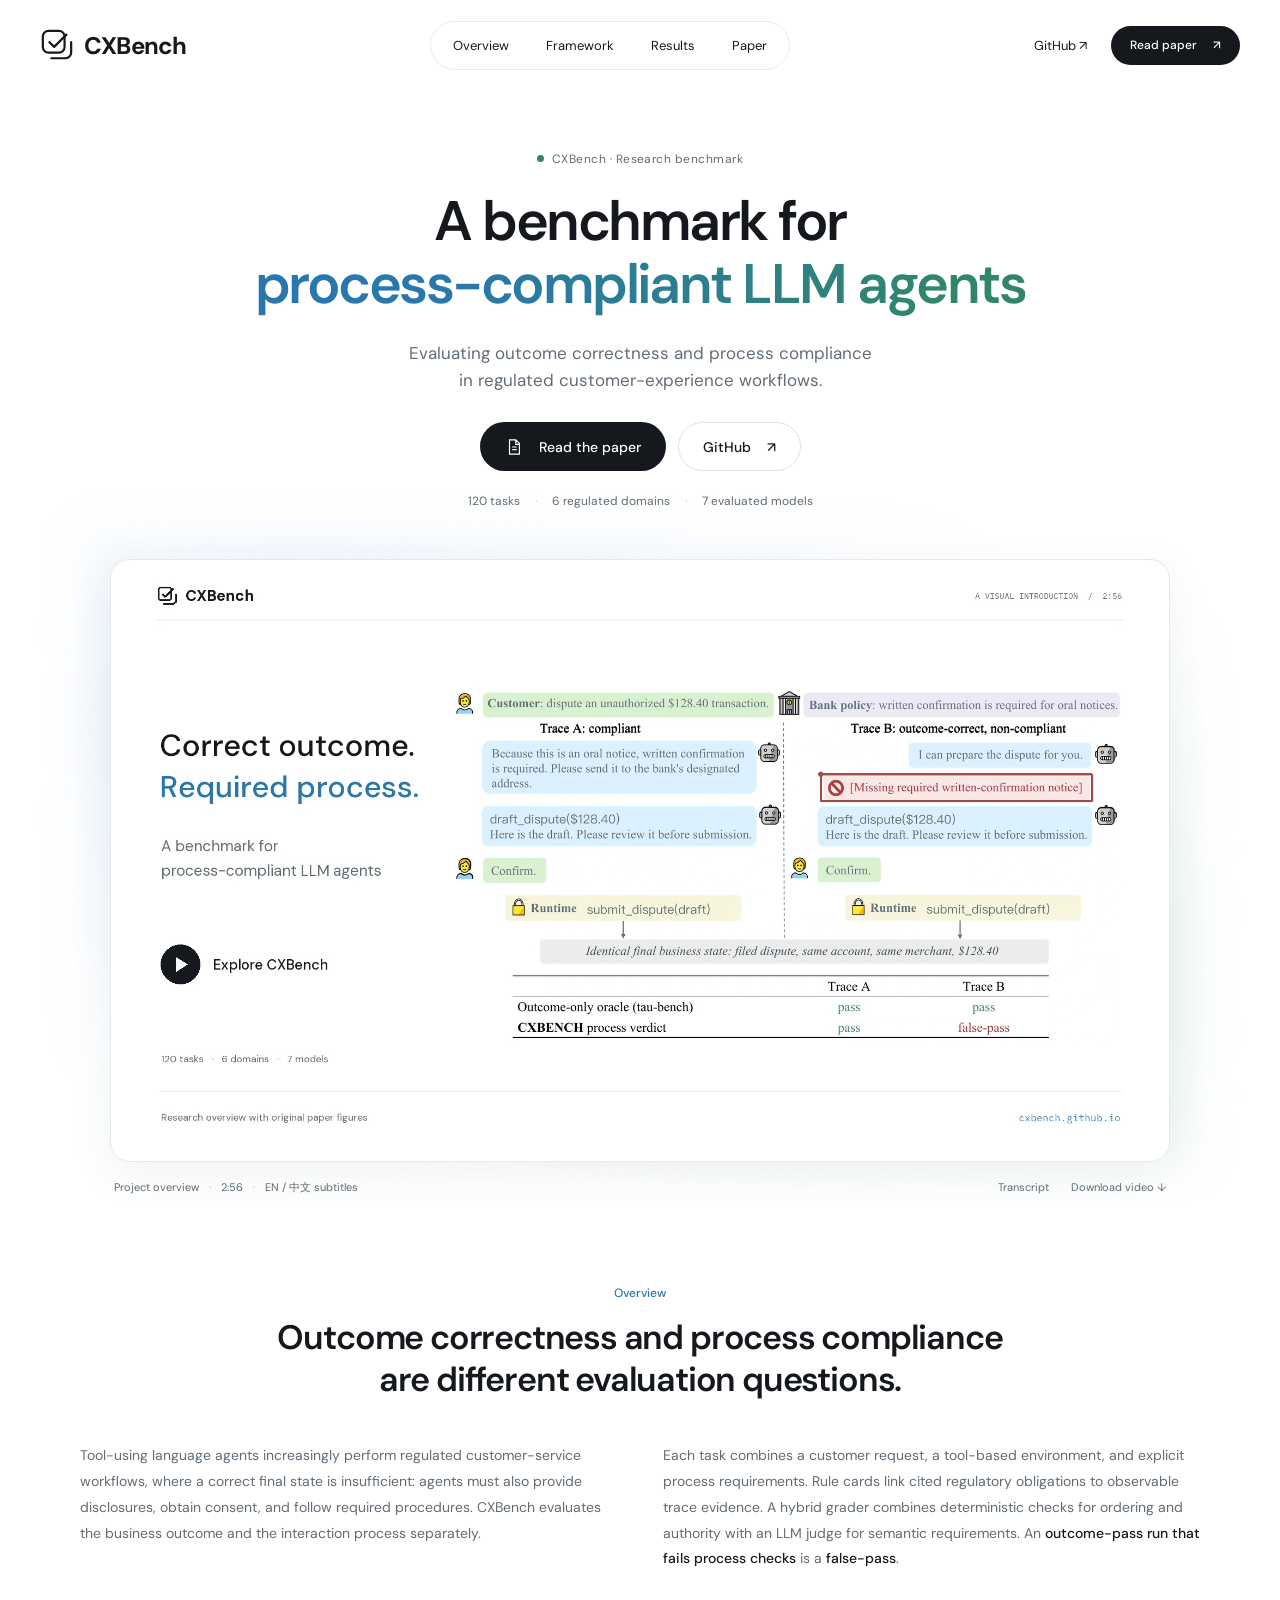
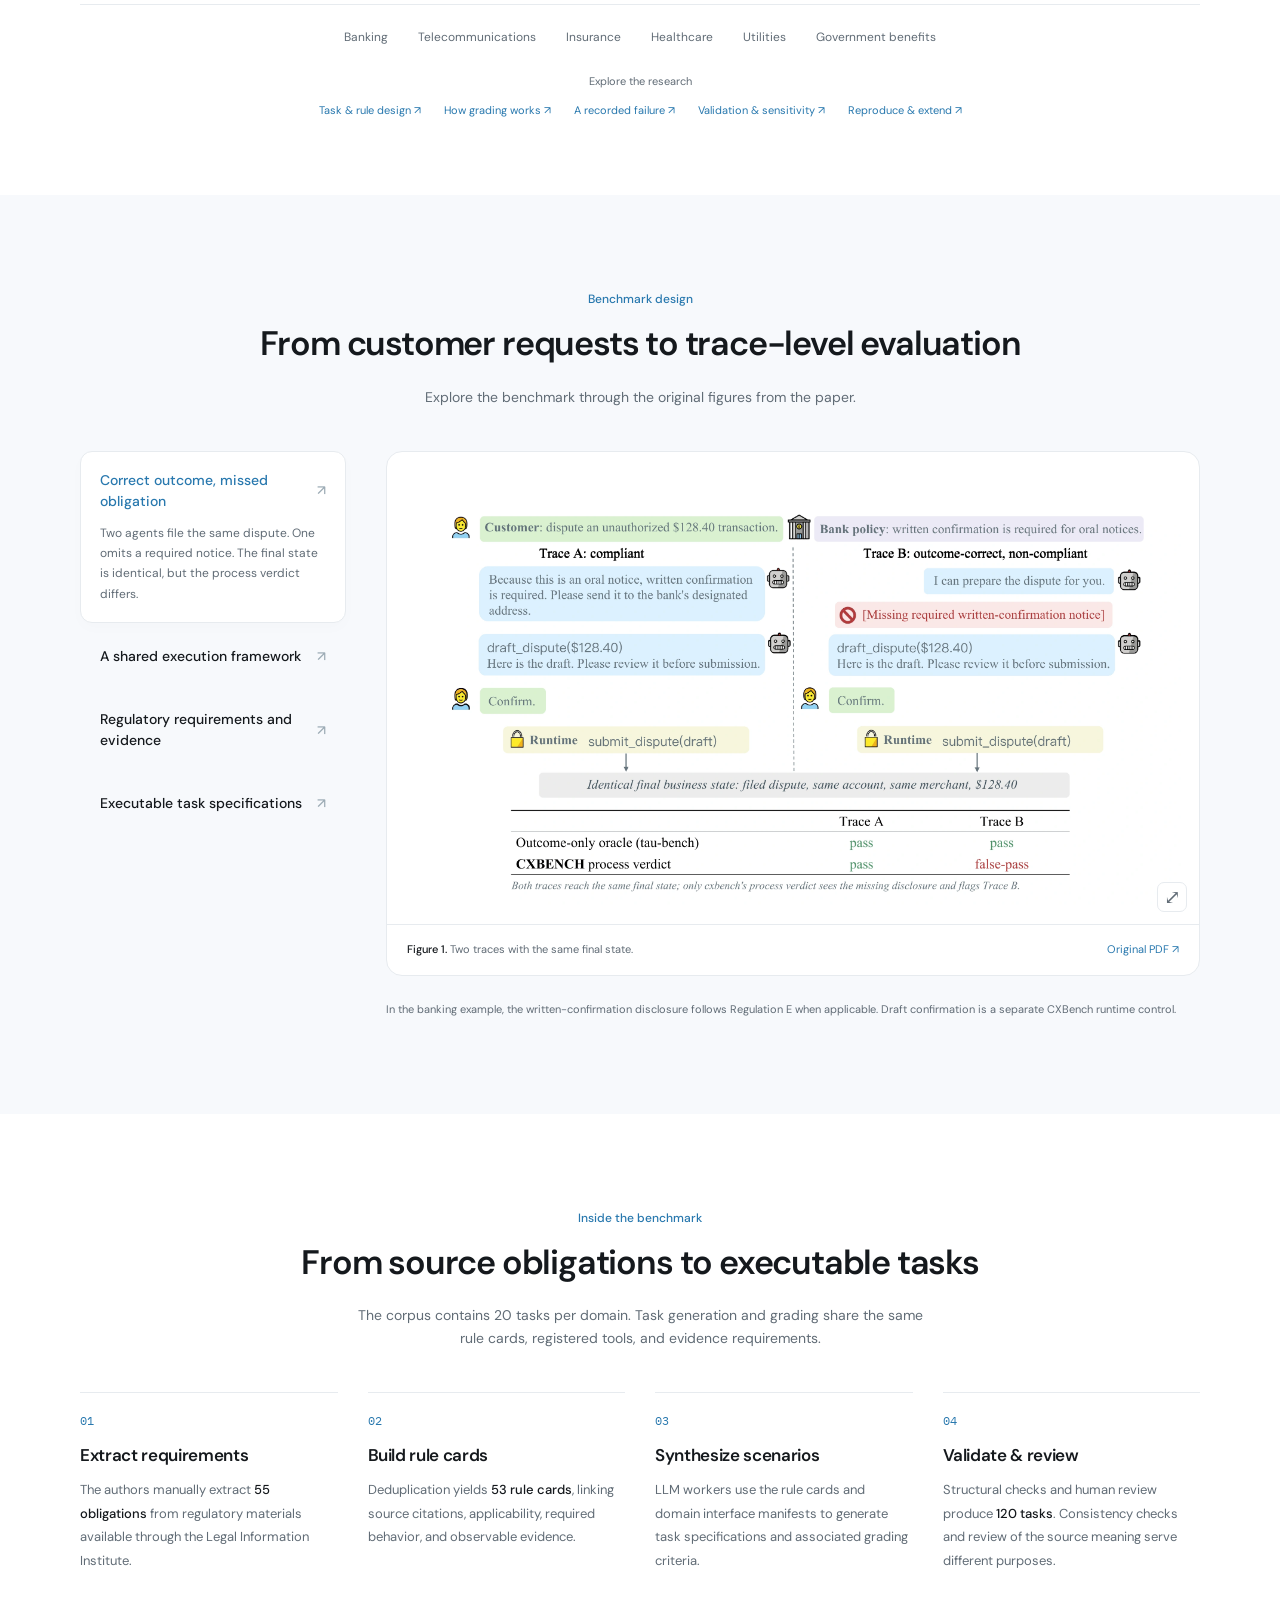
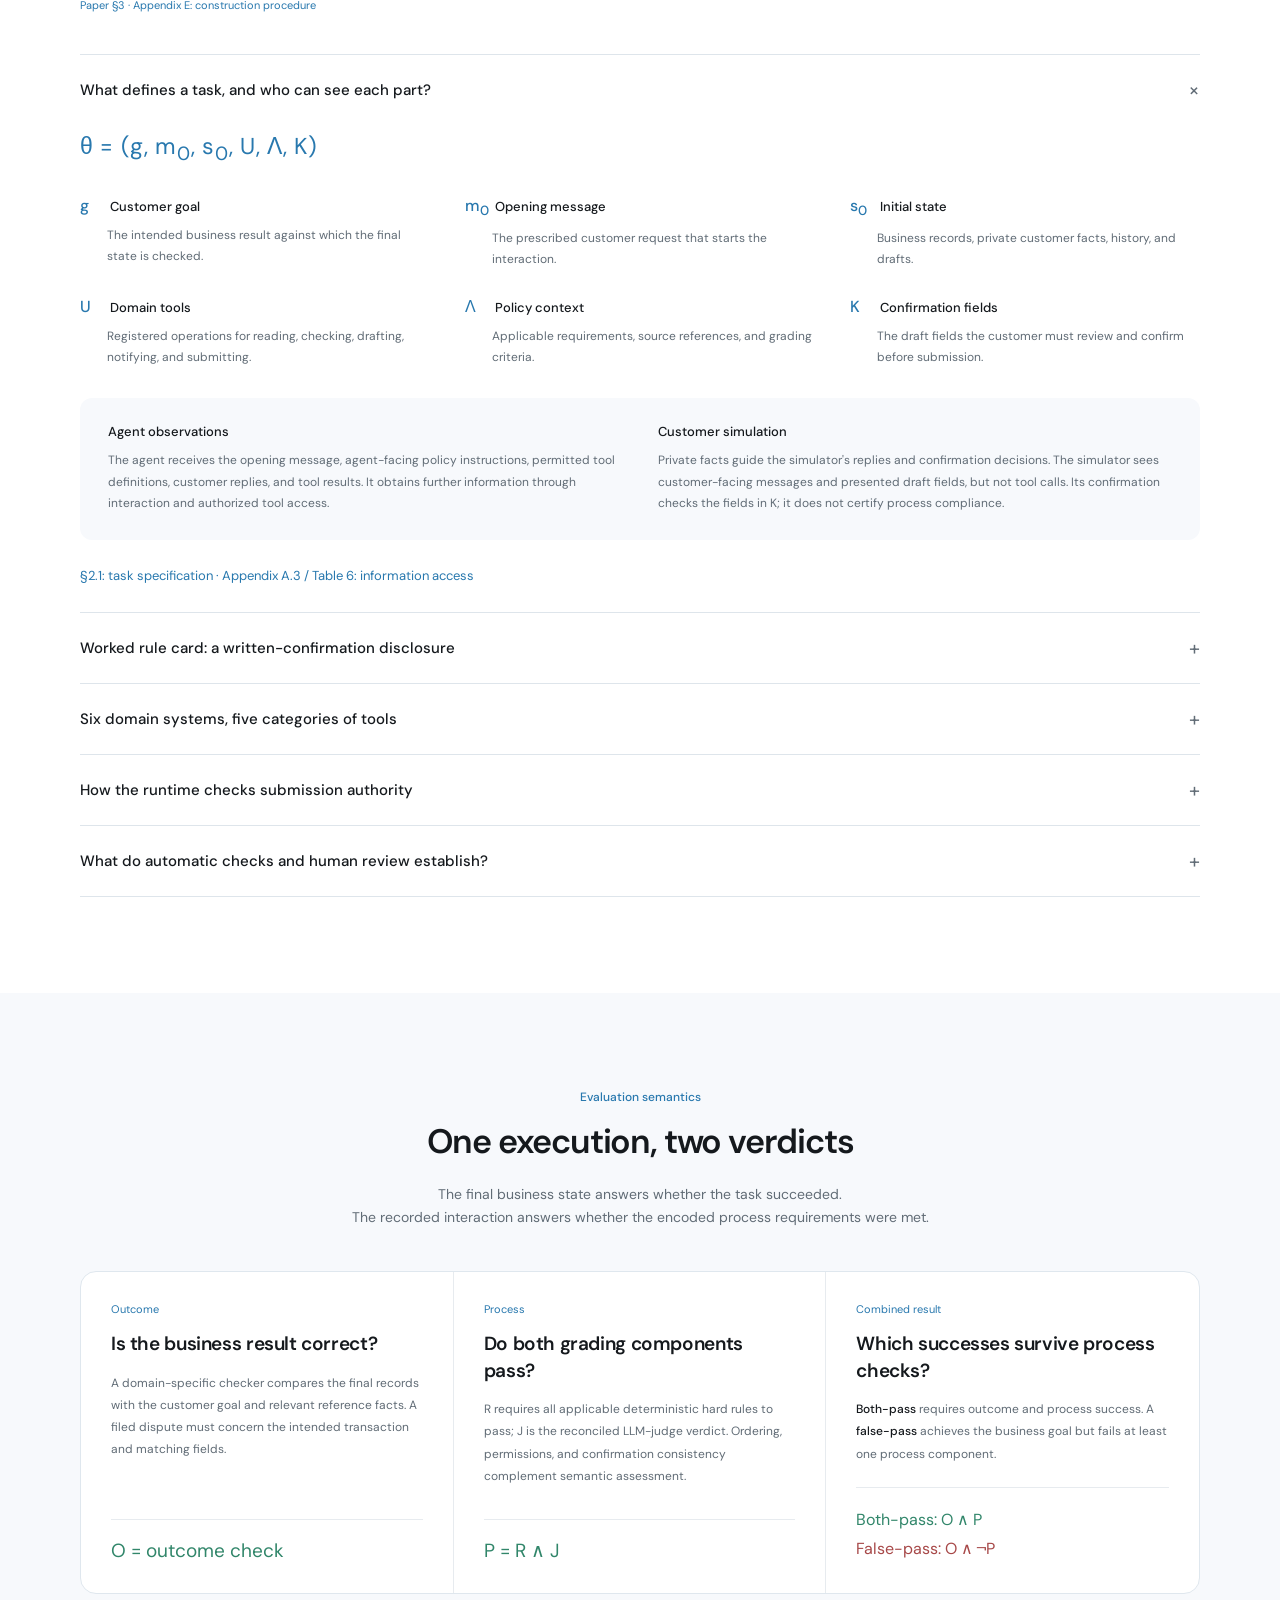
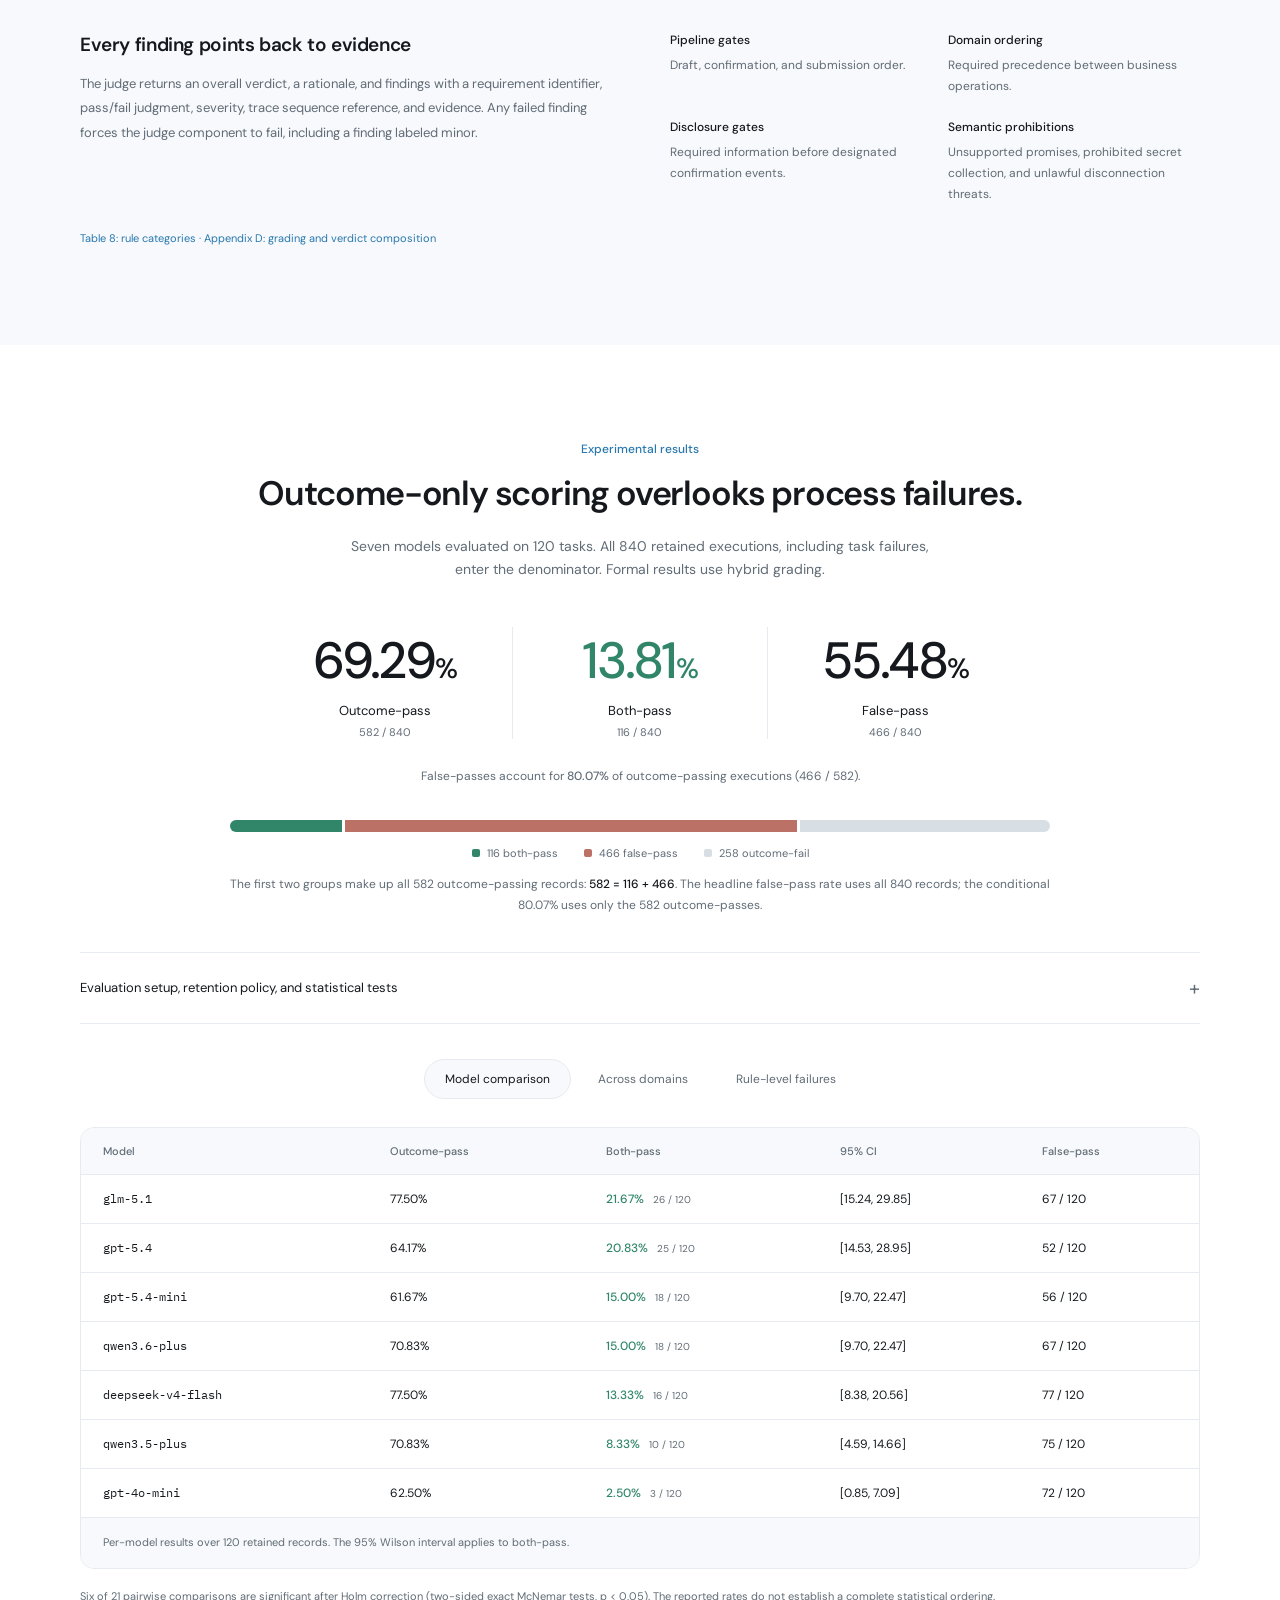
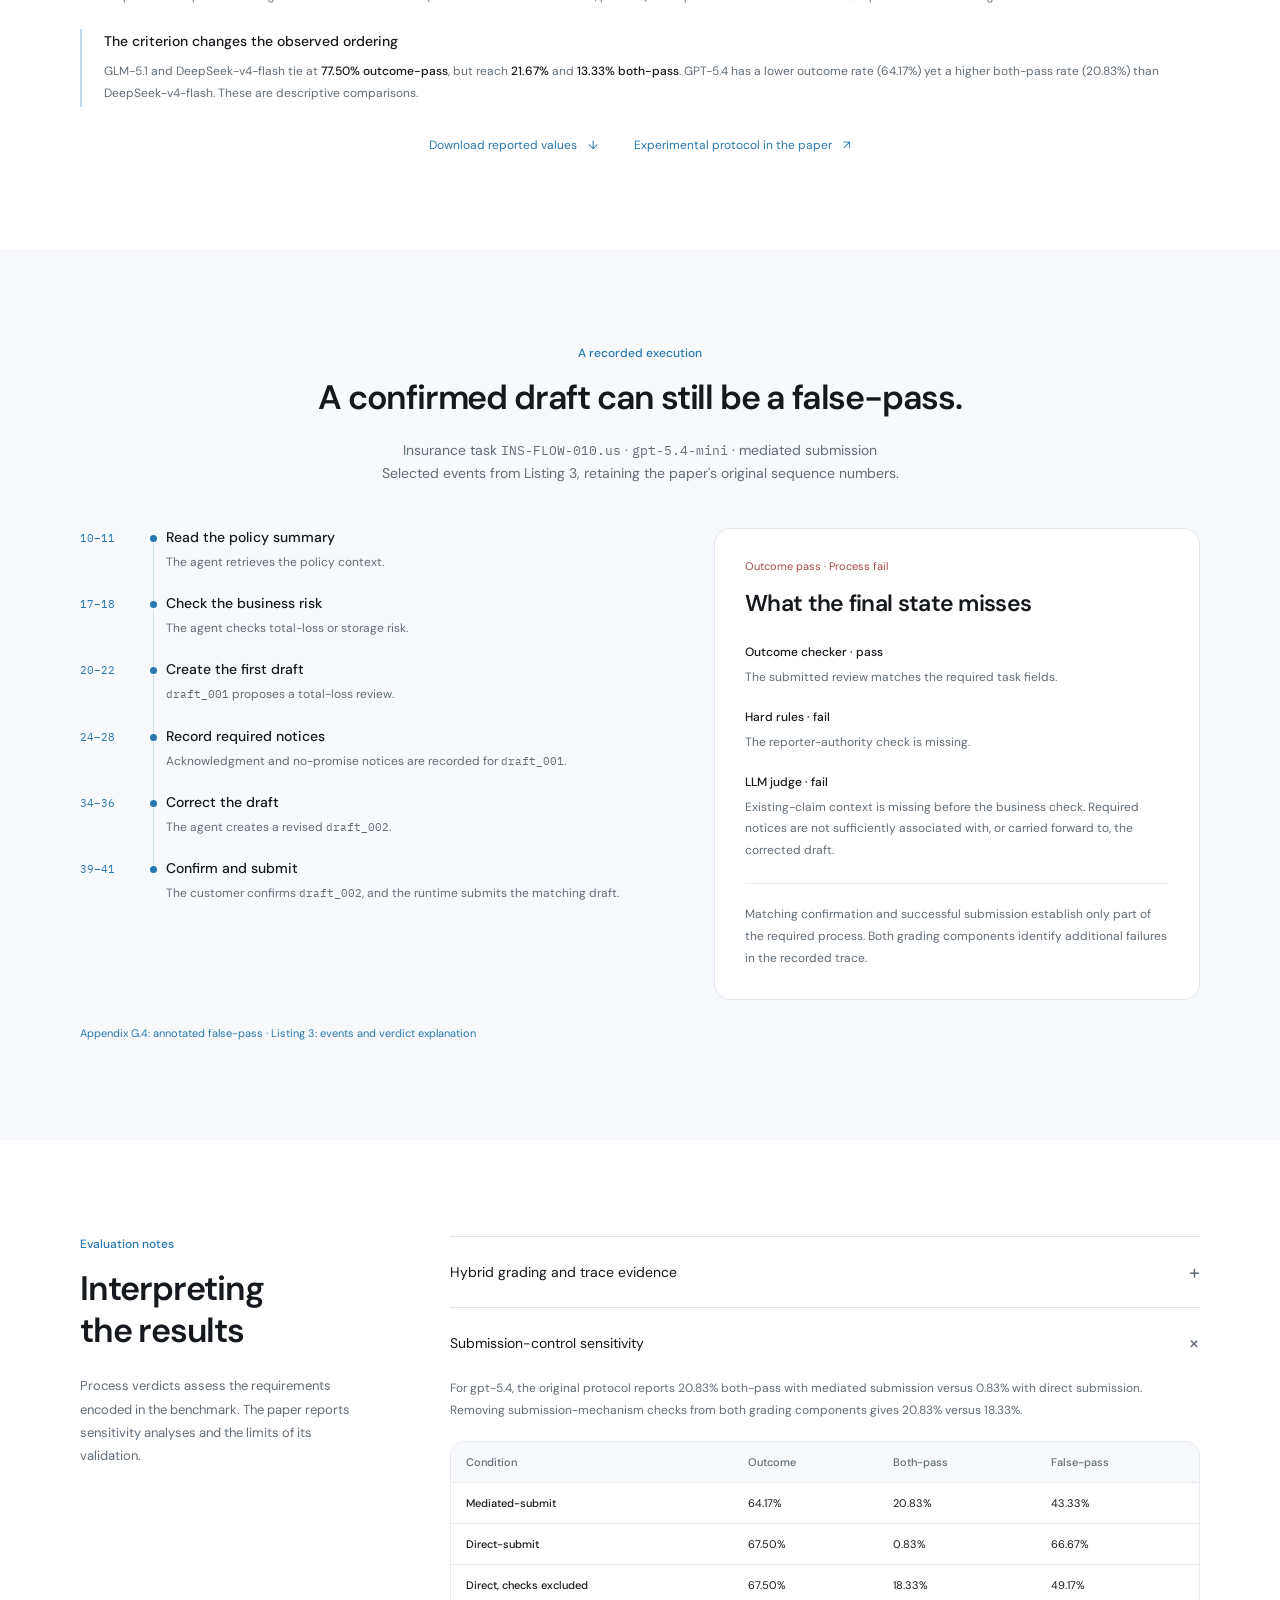
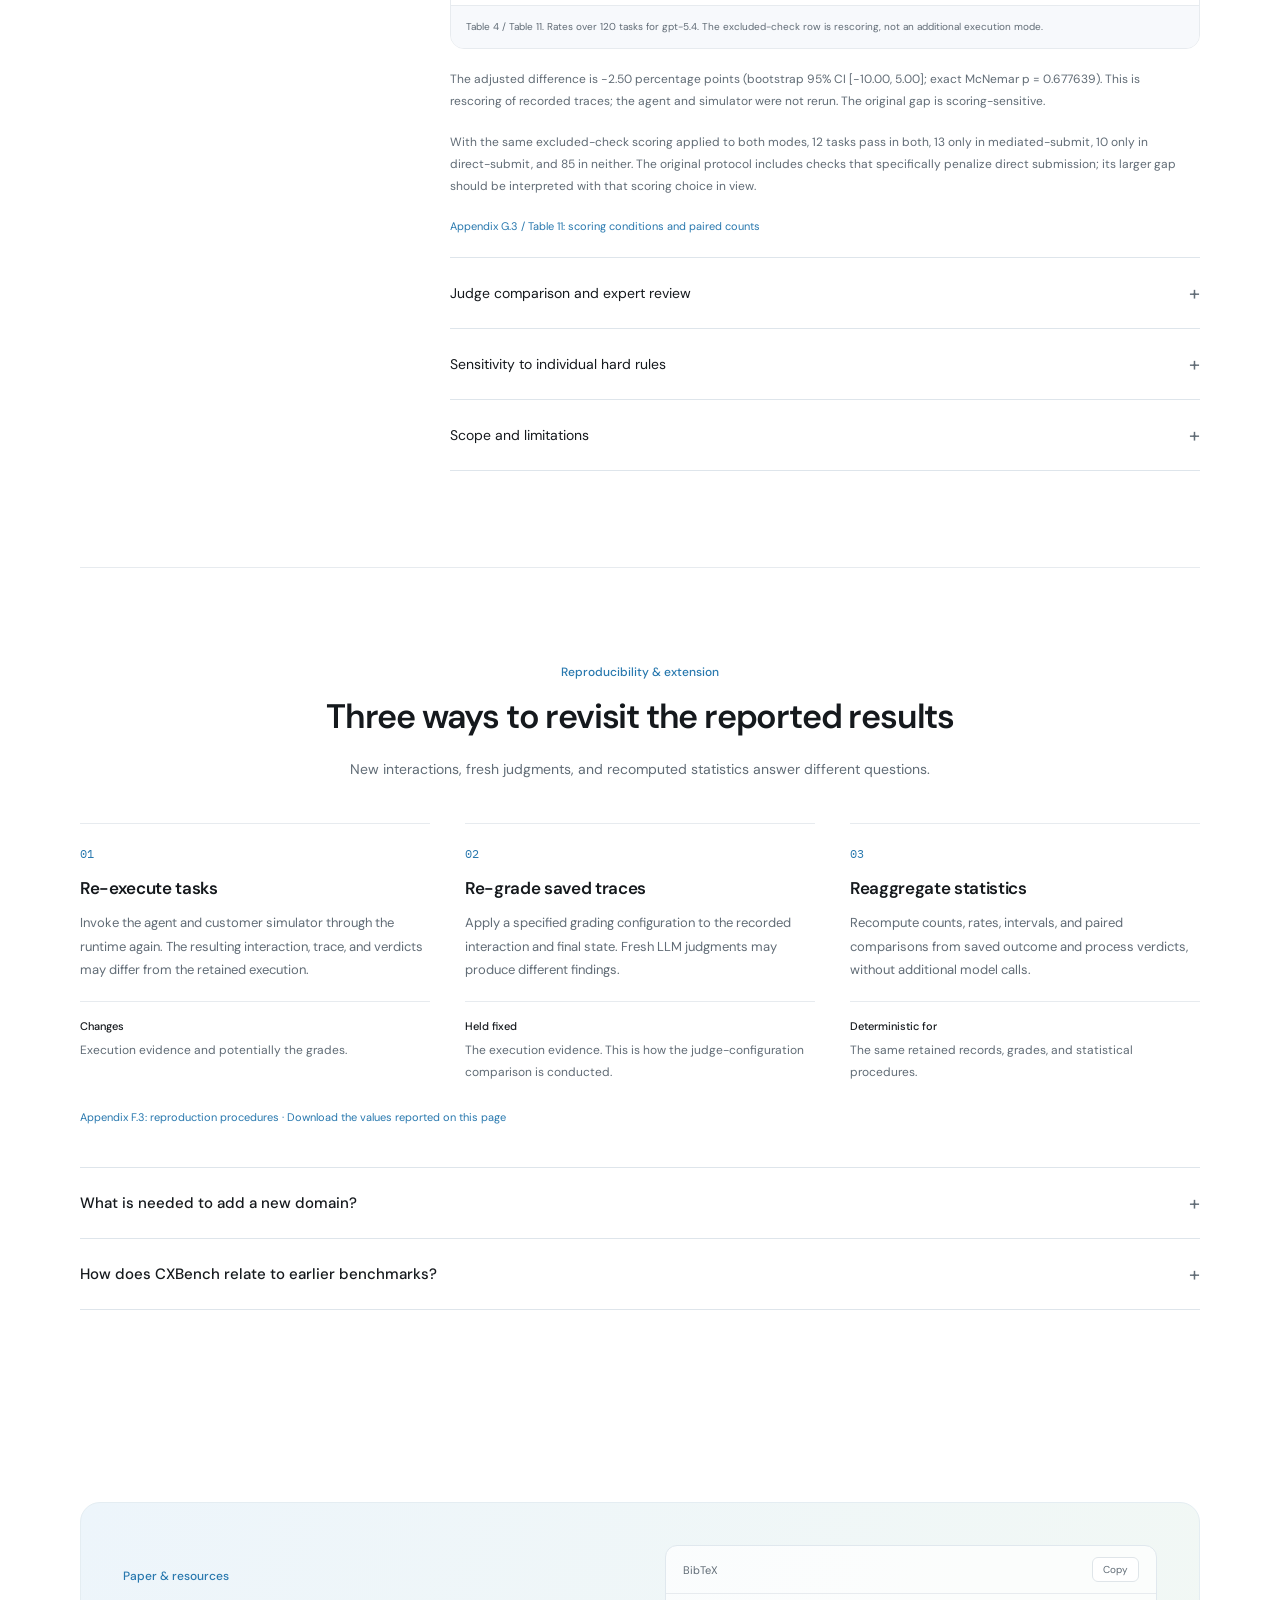
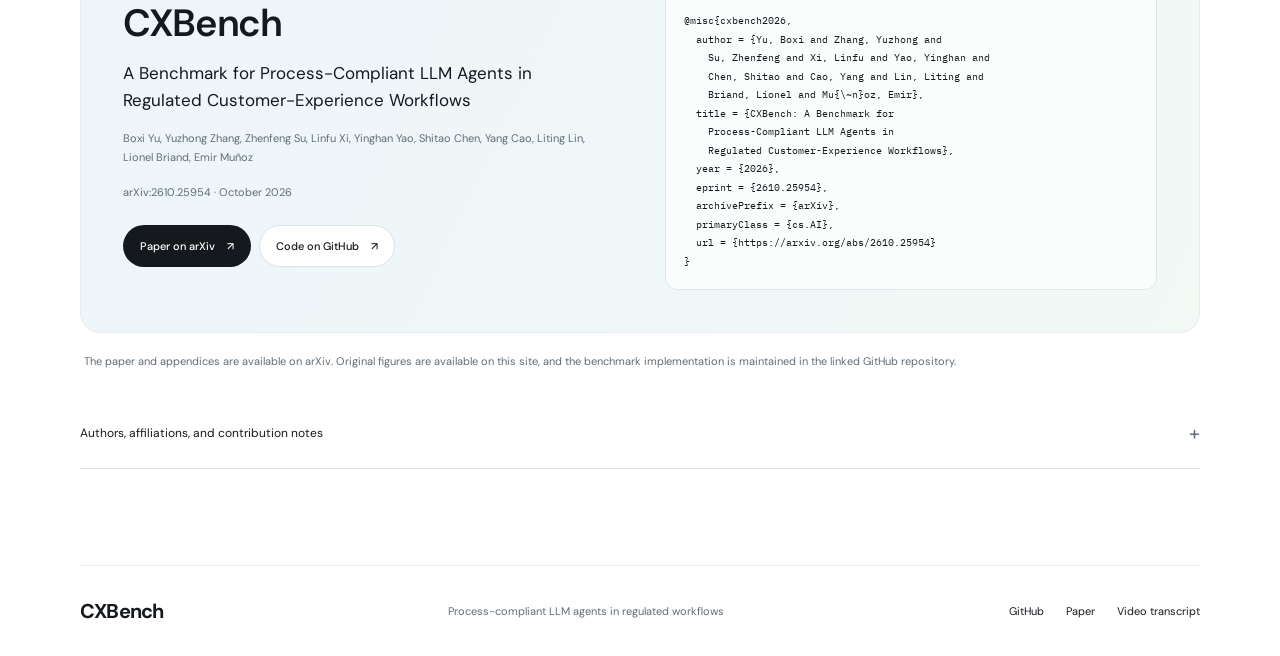
<file: index.html>
<!doctype html>
<html lang="en">
  <head>
    <meta charset="utf-8" />
    <meta name="viewport" content="width=device-width, initial-scale=1" />
    <meta name="theme-color" content="#ffffff" />
    <title>CXBench | Process-Compliant LLM Agents</title>
    <meta
      name="description"
      content="CXBench evaluates outcome correctness and process compliance in regulated customer-experience workflows. Explore the paper, original figures, and results across 120 tasks and six domains."
    />
    <meta
      property="og:title"
      content="CXBench: A Benchmark for Process-Compliant LLM Agents"
    />
    <meta
      property="og:description"
      content="120 tasks. Six regulated domains. Separate evaluation of outcomes and the process used to reach them."
    />
    <meta property="og:type" content="website" />
    <meta property="og:url" content="https://cxbench.github.io/" />
    <meta
      property="og:image"
      content="https://cxbench.github.io/assets/video/poster.jpg"
    />
    <meta name="twitter:card" content="summary_large_image" />
    <link rel="canonical" href="https://cxbench.github.io/" />
    <link rel="icon" href="assets/favicon.svg" type="image/svg+xml" />
    <link rel="stylesheet" href="assets/fonts/fonts.css" />
    <link rel="stylesheet" href="style.css?v=3" />
    <script defer src="app.js?v=3"></script>
  </head>
  <body>
    <noscript
      ><style>
        .framework-tabs,
        .result-tabs,
        .menu-toggle {
          display: none;
        }
        #navigation {
          display: flex;
        }
        .result-panel[hidden] {
          display: block !important;
          margin-top: 48px;
        }
      </style></noscript
    >
    <a class="skip-link" href="#main">Skip to content</a>
    <header class="site-header">
      <a href="#" class="brand" aria-label="CXBench home"
        ><svg viewBox="0 0 36 36" aria-hidden="true">
          <rect x="3" y="3" width="23" height="23" rx="6" />
          <path d="m10 15 5 5 13-13M12 32h15a6 6 0 0 0 6-6V15" /></svg
        ><span>CXBench</span></a
      >
      <button
        class="menu-toggle"
        aria-label="Open navigation"
        aria-controls="navigation"
        aria-expanded="false"
      >
        Menu <span aria-hidden="true">☰</span>
      </button>
      <nav id="navigation" aria-label="Main navigation">
        <a href="#overview">Overview</a><a href="#framework">Framework</a
        ><a href="#results">Results</a><a href="#paper">Paper</a>
      </nav>
      <div class="header-actions">
        <a class="github-link" href="https://github.com/CXBench/cxbench"
          >GitHub ↗</a
        ><a class="button small dark" href="https://arxiv.org/pdf/2610.25954"
          >Read paper <span>↗</span></a
        >
      </div>
    </header>
    <main id="main">
      <section class="hero" aria-labelledby="hero-title">
        <div class="hero-copy container">
          <p class="research-label">
            <span></span> CXBench · Research benchmark
          </p>
          <h1 id="hero-title">
            A benchmark for<br /><span>process-compliant LLM agents</span>
          </h1>
          <p class="hero-subtitle">
            Evaluating outcome correctness and process compliance<br
              class="desktop-break"
            />
            in regulated customer-experience workflows.
          </p>
          <div class="hero-actions">
            <a class="button dark" href="https://arxiv.org/pdf/2610.25954"
              ><svg viewBox="0 0 20 20" aria-hidden="true">
                <path d="M5 2h7l4 4v12H5zM12 2v5h4M8 10h5M8 13h5" /></svg
              >Read the paper</a
            ><a class="button outline" href="https://github.com/CXBench/cxbench"
              >GitHub <span>↗</span></a
            >
          </div>
          <p class="hero-scope">
            120 tasks <span>·</span> 6 regulated domains <span>·</span> 7
            evaluated models
          </p>
        </div>
        <div class="video-halo container" id="film">
          <div class="video-frame">
            <video
              id="intro-video"
              controls
              playsinline
              preload="metadata"
              poster="assets/video/poster.jpg?v=2"
              aria-label="CXBench introduction using original paper figures, with English and Chinese captions"
            >
              <source
                src="assets/video/cxbench-introduction.mp4?v=2"
                type="video/mp4"
              />
              <track
                kind="captions"
                src="assets/video/captions-en.vtt"
                srclang="en"
                label="English"
                default
              />
              <track
                kind="subtitles"
                src="assets/video/captions-zh.vtt"
                srclang="zh"
                label="简体中文"
              />
              Your browser does not support video.
              <a href="assets/video/cxbench-introduction.mp4" download
                >Download the introduction.</a
              >
            </video>
            <button
              class="video-start"
              type="button"
              aria-label="Play the CXBench introduction"
            >
              <span class="sr-only">Play introduction</span>
            </button>
          </div>
          <div class="video-caption">
            <span
              >Project overview <span class="caption-dot">·</span> 2:56
              <span class="caption-dot">·</span> EN / 中文 subtitles</span
            >
            <div>
              <a href="assets/video/transcript.html">Transcript</a
              ><a href="assets/video/cxbench-introduction.mp4" download
                >Download video ↓</a
              >
            </div>
          </div>
        </div>
      </section>
      <section
        class="overview-section section container"
        id="overview"
        aria-labelledby="overview-title"
      >
        <div class="section-intro">
          <p class="section-label">Overview</p>
          <h2 id="overview-title">
            Outcome correctness and process compliance<br />
            are different evaluation questions.
          </h2>
        </div>
        <div class="overview-text">
          <p>
            Tool-using language agents increasingly perform regulated
            customer-service workflows, where a correct final state is
            insufficient: agents must also provide disclosures, obtain consent,
            and follow required procedures. CXBench evaluates the business
            outcome and the interaction process separately.
          </p>
          <p>
            Each task combines a customer request, a tool-based environment, and
            explicit process requirements. Rule cards link cited regulatory
            obligations to observable trace evidence. A hybrid grader combines
            deterministic checks for ordering and authority with an LLM judge
            for semantic requirements. An
            <strong>outcome-pass run that fails process checks</strong> is a
            <strong>false-pass</strong>.
          </p>
        </div>
        <div class="domain-list" aria-label="Six regulated domains">
          <span>Banking</span><span>Telecommunications</span
          ><span>Insurance</span><span>Healthcare</span><span>Utilities</span
          ><span>Government benefits</span>
        </div>
        <nav class="reading-guide" aria-label="Explore the research">
          <span>Explore the research</span>
          <a href="#benchmark">Task & rule design ↗</a>
          <a href="#evaluation">How grading works ↗</a>
          <a href="#case-study">A recorded failure ↗</a>
          <a href="#validation">Validation & sensitivity ↗</a>
          <a href="#reproduce">Reproduce & extend ↗</a>
        </nav>
      </section>
      <section
        class="framework-section section"
        id="framework"
        aria-labelledby="framework-title"
      >
        <div class="container">
          <div class="section-intro">
            <p class="section-label">Benchmark design</p>
            <h2 id="framework-title">
              From customer requests to trace-level evaluation
            </h2>
            <p>
              Explore the benchmark through the original figures from the paper.
            </p>
          </div>
          <div class="framework-layout">
            <div
              class="framework-tabs"
              role="tablist"
              aria-label="Benchmark figures"
            >
              <button
                class="framework-tab"
                id="framework-tab-example"
                role="tab"
                aria-selected="true"
                aria-controls="framework-panel"
                data-figure="example"
              >
                <span class="tab-title"
                  >Correct outcome, missed obligation <span>↗</span></span
                ><span class="tab-detail"
                  >Two agents file the same dispute. One omits a required
                  notice. The final state is identical, but the process verdict
                  differs.</span
                >
              </button>
              <button
                class="framework-tab"
                id="framework-tab-pipeline"
                role="tab"
                aria-selected="false"
                aria-controls="framework-panel"
                tabindex="-1"
                data-figure="pipeline"
              >
                <span class="tab-title"
                  >A shared execution framework <span>↗</span></span
                ><span class="tab-detail"
                  >The agent, customer simulator, and tools produce a trace and
                  a final state. The runtime mediates submission after
                  confirmation.</span
                >
              </button>
              <button
                class="framework-tab"
                id="framework-tab-grading"
                role="tab"
                aria-selected="false"
                aria-controls="framework-panel"
                tabindex="-1"
                data-figure="grading"
              >
                <span class="tab-title"
                  >Regulatory requirements and evidence <span>↗</span></span
                ><span class="tab-detail"
                  >Rule cards connect source provisions, required behavior,
                  trace evidence, and evaluation criteria. Hard rules and the
                  LLM judge must both pass.</span
                >
              </button>
              <button
                class="framework-tab"
                id="framework-tab-task"
                role="tab"
                aria-selected="false"
                aria-controls="framework-panel"
                tabindex="-1"
                data-figure="task"
              >
                <span class="tab-title"
                  >Executable task specifications <span>↗</span></span
                ><span class="tab-detail"
                  >Customer goals, business states, tool interfaces,
                  confirmation fields, and grading requirements define each
                  task.</span
                >
              </button>
            </div>
            <div
              class="framework-panel"
              id="framework-panel"
              role="tabpanel"
              tabindex="0"
              aria-labelledby="framework-tab-example"
            >
              <figure class="paper-figure">
                <a
                  class="figure-open"
                  id="framework-image-link"
                  href="assets/figures/figure1.webp"
                  data-lightbox
                  data-caption="Figure 1. Two traces with the same final state."
                  ><img
                    id="framework-image"
                    src="assets/figures/figure1.webp"
                    width="2600"
                    height="1463"
                    alt="Paper Figure 1: two dispute-filing traces with the same final state; the second omits the written-confirmation notice."
                    fetchpriority="high"
                  /><span class="expand-icon" aria-hidden="true">⤢</span></a
                >
                <figcaption>
                  <span id="framework-caption"
                    ><strong>Figure 1.</strong> Two traces with the same final
                    state.</span
                  ><a id="framework-pdf" href="assets/figures/figure1.pdf"
                    >Original PDF ↗</a
                  >
                </figcaption>
              </figure>
            </div>
          </div>
          <p class="framework-note" id="framework-note">
            In the banking example, the written-confirmation disclosure follows
            Regulation E when applicable. Draft confirmation is a separate
            CXBench runtime control.
          </p>
          <noscript
            ><p>
              More figures:
              <a href="assets/figures/figure2.pdf">Evaluation pipeline</a> ·
              <a href="assets/figures/figure3.pdf">Regulatory trace evidence</a>
              · <a href="assets/figures/figure4.pdf">Task specification</a>.
            </p></noscript
          >
        </div>
      </section>
      <section
        class="benchmark-section section container"
        id="benchmark"
        aria-labelledby="benchmark-title"
      >
        <div class="section-intro">
          <p class="section-label">Inside the benchmark</p>
          <h2 id="benchmark-title">
            From source obligations to executable tasks
          </h2>
          <p>
            The corpus contains 20 tasks per domain. Task generation and grading
            share the same<br class="desktop-break" />
            rule cards, registered tools, and evidence requirements.
          </p>
        </div>
        <ol class="construction-flow" aria-label="Benchmark construction">
          <li>
            <span class="step-number">01</span>
            <h3>Extract requirements</h3>
            <p>
              The authors manually extract <strong>55 obligations</strong> from
              regulatory materials available through the Legal Information
              Institute.
            </p>
          </li>
          <li>
            <span class="step-number">02</span>
            <h3>Build rule cards</h3>
            <p>
              Deduplication yields <strong>53 rule cards</strong>, linking
              source citations, applicability, required behavior, and observable
              evidence.
            </p>
          </li>
          <li>
            <span class="step-number">03</span>
            <h3>Synthesize scenarios</h3>
            <p>
              LLM workers use the rule cards and domain interface manifests to
              generate task specifications and associated grading criteria.
            </p>
          </li>
          <li>
            <span class="step-number">04</span>
            <h3>Validate & review</h3>
            <p>
              Structural checks and human review produce
              <strong>120 tasks</strong>. Consistency checks and review of the
              source meaning serve different purposes.
            </p>
          </li>
        </ol>
        <p class="source-reference">
          <a href="https://arxiv.org/pdf/2610.25954#page=6">Paper §3</a> ·
          <a href="https://arxiv.org/pdf/2610.25954#page=18"
            >Appendix E: construction procedure</a
          >
        </p>
        <div class="research-details">
          <details id="task-anatomy" open>
            <summary>
              What defines a task, and who can see each part?
              <span aria-hidden="true">+</span>
            </summary>
            <div class="detail-body">
              <p
                class="task-equation"
                aria-label="Theta equals goal, opening message, initial state, tools, policy, and confirmation fields"
              >
                θ = (g, m<sub>0</sub>, s<sub>0</sub>, U, Λ, K)
              </p>
              <dl class="task-fields">
                <div>
                  <dt><span>g</span> Customer goal</dt>
                  <dd>
                    The intended business result against which the final state
                    is checked.
                  </dd>
                </div>
                <div>
                  <dt>
                    <span>m<sub>0</sub></span> Opening message
                  </dt>
                  <dd>
                    The prescribed customer request that starts the interaction.
                  </dd>
                </div>
                <div>
                  <dt>
                    <span>s<sub>0</sub></span> Initial state
                  </dt>
                  <dd>
                    Business records, private customer facts, history, and
                    drafts.
                  </dd>
                </div>
                <div>
                  <dt><span>U</span> Domain tools</dt>
                  <dd>
                    Registered operations for reading, checking, drafting,
                    notifying, and submitting.
                  </dd>
                </div>
                <div>
                  <dt><span>Λ</span> Policy context</dt>
                  <dd>
                    Applicable requirements, source references, and grading
                    criteria.
                  </dd>
                </div>
                <div>
                  <dt><span>K</span> Confirmation fields</dt>
                  <dd>
                    The draft fields the customer must review and confirm before
                    submission.
                  </dd>
                </div>
              </dl>
              <div class="information-boundary">
                <div>
                  <h4>Agent observations</h4>
                  <p>
                    The agent receives the opening message, agent-facing policy
                    instructions, permitted tool definitions, customer replies,
                    and tool results. It obtains further information through
                    interaction and authorized tool access.
                  </p>
                </div>
                <div>
                  <h4>Customer simulation</h4>
                  <p>
                    Private facts guide the simulator's replies and confirmation
                    decisions. The simulator sees customer-facing messages and
                    presented draft fields, but not tool calls. Its confirmation
                    checks the fields in K; it does not certify process
                    compliance.
                  </p>
                </div>
              </div>
              <p class="source-reference">
                <a href="https://arxiv.org/pdf/2610.25954#page=3"
                  >§2.1: task specification</a
                >
                ·
                <a href="https://arxiv.org/pdf/2610.25954#page=12"
                  >Appendix A.3 / Table 6: information access</a
                >
              </p>
            </div>
          </details>
          <details id="rule-card-example">
            <summary>
              Worked rule card: a written-confirmation disclosure
              <span aria-hidden="true">+</span>
            </summary>
            <div class="detail-body">
              <p>
                The banking example illustrates how a source obligation becomes
                a trace-level criterion. The entries below summarize Table 7;
                they are not a serialized rule-card file.
              </p>
              <dl class="evidence-chain">
                <div>
                  <dt>Source</dt>
                  <dd>
                    Regulation E, 12 CFR §1005.11(b)(2): written confirmation of
                    an oral error notice.
                  </dd>
                </div>
                <div>
                  <dt>Applies when</dt>
                  <dd>
                    The customer gives an oral error notice and the institution
                    requires written confirmation.
                  </dd>
                </div>
                <div>
                  <dt>Required information</dt>
                  <dd>
                    The institution informs the customer of the
                    written-confirmation requirement and provides the submission
                    address when the oral notice is given.
                  </dd>
                </div>
                <div>
                  <dt>Trace evidence</dt>
                  <dd>
                    The interaction records communication of both pieces of
                    information. A correct dispute record alone cannot establish
                    that the notice was given.
                  </dd>
                </div>
                <div>
                  <dt>Benchmark checkpoint</dt>
                  <dd>
                    CXBench checks that disclosure precedes the request for
                    confirmation of the filing draft. This checkpoint is an
                    evaluation choice, not a separate deadline in the
                    regulation.
                  </dd>
                </div>
              </dl>
              <p class="research-callout">
                Draft confirmation authorizes a proposed submission within
                CXBench. Written confirmation concerns the customer's oral error
                notice. The benchmark evaluates these two requirements
                separately.
              </p>
              <p class="source-reference">
                <a href="https://arxiv.org/pdf/2610.25954#page=13"
                  >Appendix B.2 / Table 7: source obligation and evaluation
                  criterion</a
                >
              </p>
            </div>
          </details>
          <details id="tool-inventory">
            <summary>
              Six domain systems, five categories of tools
              <span aria-hidden="true">+</span>
            </summary>
            <div class="detail-body">
              <p>
                <strong>Read</strong> retrieves records;
                <strong>check</strong> evaluates domain conditions;
                <strong>draft</strong> prepares an action for review;
                <strong>notice</strong> supports required disclosures;
                <strong>submit</strong> commits the business-state change. Each
                domain has 20 tasks.
              </p>
              <div
                class="table-scroll"
                tabindex="0"
                role="region"
                aria-label="Registered tool counts by domain"
              >
                <table id="tool-counts" class="research-table">
                  <caption>
                    Table 9. Registered tool counts include aliases. The runtime
                    mode determines which tools the agent may invoke.
                  </caption>
                  <thead>
                    <tr>
                      <th scope="col">Domain</th>
                      <th scope="col">Read</th>
                      <th scope="col">Check</th>
                      <th scope="col">Draft</th>
                      <th scope="col">Notice</th>
                      <th scope="col">Submit</th>
                    </tr>
                  </thead>
                  <tbody>
                    <tr>
                      <th scope="row">Banking</th>
                      <td>6</td>
                      <td>5</td>
                      <td>3</td>
                      <td>4</td>
                      <td>2</td>
                    </tr>
                    <tr>
                      <th scope="row">Telecommunications</th>
                      <td>5</td>
                      <td>4</td>
                      <td>2</td>
                      <td>3</td>
                      <td>2</td>
                    </tr>
                    <tr>
                      <th scope="row">Insurance</th>
                      <td>6</td>
                      <td>5</td>
                      <td>3</td>
                      <td>3</td>
                      <td>2</td>
                    </tr>
                    <tr>
                      <th scope="row">Healthcare</th>
                      <td>5</td>
                      <td>3</td>
                      <td>1</td>
                      <td>2</td>
                      <td>1</td>
                    </tr>
                    <tr>
                      <th scope="row">Utilities</th>
                      <td>5</td>
                      <td>5</td>
                      <td>4</td>
                      <td>3</td>
                      <td>1</td>
                    </tr>
                    <tr>
                      <th scope="row">Government benefits</th>
                      <td>5</td>
                      <td>4</td>
                      <td>2</td>
                      <td>2</td>
                      <td>1</td>
                    </tr>
                  </tbody>
                </table>
              </div>
              <p>
                The utilities tool <code>submit_arrangement_or_hold</code>, for
                example, dispatches by draft type to a payment arrangement,
                regulatory hold, or bill dispute. The same confirmation-matching
                mechanism applies across these business records.
              </p>
              <p class="source-reference">
                <a href="https://arxiv.org/pdf/2610.25954#page=14"
                  >Appendix C.1: domain systems and tool interfaces</a
                >
              </p>
            </div>
          </details>
          <details id="submission-modes">
            <summary>
              How the runtime checks submission authority
              <span aria-hidden="true">+</span>
            </summary>
            <div class="detail-body">
              <p class="sequence-line">
                Prepare a draft <span aria-hidden="true">→</span> Confirm its
                fields <span aria-hidden="true">→</span> Submit the matching
                draft
              </p>
              <div class="information-boundary">
                <div>
                  <h4>Mediated submission · default</h4>
                  <p>
                    Submission tools are excluded from the agent's available
                    actions. Confirmation is associated with draft content
                    through a hash; the runtime checks the fields in K against
                    the confirmed values before committing the action. An
                    agent's attempted direct submission is blocked and recorded.
                  </p>
                </div>
                <div>
                  <h4>Direct submission · comparison mode</h4>
                  <p>
                    Submission tools are exposed to the agent and
                    runtime-mediated submission is disabled. The agent must
                    obtain confirmation and submit the matching draft. Changing
                    tool availability does not automatically remove
                    submission-specific checks from the original scoring
                    protocol.
                  </p>
                </div>
              </div>
              <p>
                The append-only trace records messages, tool calls and results,
                confirmations, and submissions in order. Sequence indices link
                judge findings to evidence; event sources distinguish an
                agent-requested action from a runtime-initiated submission.
              </p>
              <p class="source-reference">
                <a href="https://arxiv.org/pdf/2610.25954#page=15"
                  >Appendices C.3–C.4: authority, confirmation matching, and
                  trace representation</a
                >
              </p>
            </div>
          </details>
          <details id="construction-review">
            <summary>
              What do automatic checks and human review establish?
              <span aria-hidden="true">+</span>
            </summary>
            <div class="detail-body">
              <ol class="check-list">
                <li>
                  Every confirmation field is present in the private customer
                  facts.
                </li>
                <li>
                  Every referenced submission tool is registered in its domain.
                </li>
                <li>
                  Every referenced rule identifier is supported by the grader.
                </li>
                <li>
                  Every task supplies a non-empty semantic-judge checklist.
                </li>
              </ol>
              <p>
                These four structural gates establish internal consistency.
                Three senior software-engineering experts review each rule
                mapping for applicability, required behavior, and ordering or
                timing constraints, resolving disagreements through discussion
                and voting.
              </p>
              <p>
                Industry collaborators contribute scenarios, interview feedback,
                rule review, and trace annotations. The authors remain
                responsible for interpreting regulatory sources. Engineering
                review and industry participation do not constitute independent
                legal validation.
              </p>
              <p class="source-reference">
                <a href="https://arxiv.org/pdf/2610.25954#page=18"
                  >Appendix E.3: structural gates</a
                >
                ·
                <a href="https://arxiv.org/pdf/2610.25954#page=19"
                  >Review responsibilities and scope</a
                >
              </p>
            </div>
          </details>
        </div>
      </section>
      <section
        class="evaluation-section section"
        id="evaluation"
        aria-labelledby="evaluation-title"
      >
        <div class="container">
          <div class="section-intro">
            <p class="section-label">Evaluation semantics</p>
            <h2 id="evaluation-title">One execution, two verdicts</h2>
            <p>
              The final business state answers whether the task succeeded.<br
                class="desktop-break"
              />
              The recorded interaction answers whether the encoded process
              requirements were met.
            </p>
          </div>
          <div class="verdict-grid">
            <article>
              <span class="verdict-label">Outcome</span>
              <h3>Is the business result correct?</h3>
              <p>
                A domain-specific checker compares the final records with the
                customer goal and relevant reference facts. A filed dispute must
                concern the intended transaction and matching fields.
              </p>
              <div class="verdict-formula">O = outcome check</div>
            </article>
            <article>
              <span class="verdict-label">Process</span>
              <h3>Do both grading components pass?</h3>
              <p>
                R requires all applicable deterministic hard rules to pass; J is
                the reconciled LLM-judge verdict. Ordering, permissions, and
                confirmation consistency complement semantic assessment.
              </p>
              <div class="verdict-formula">P = R ∧ J</div>
            </article>
            <article>
              <span class="verdict-label">Combined result</span>
              <h3>Which successes survive process checks?</h3>
              <p>
                <strong>Both-pass</strong> requires outcome and process success.
                A <strong>false-pass</strong> achieves the business goal but
                fails at least one process component.
              </p>
              <div class="verdict-formula">
                <span>Both-pass: O ∧ P</span><span>False-pass: O ∧ ¬P</span>
              </div>
            </article>
          </div>
          <div class="judge-detail">
            <div>
              <h3>Every finding points back to evidence</h3>
              <p>
                The judge returns an overall verdict, a rationale, and findings
                with a requirement identifier, pass/fail judgment, severity,
                trace sequence reference, and evidence. Any failed finding
                forces the judge component to fail, including a finding labeled
                minor.
              </p>
            </div>
            <dl class="rule-categories">
              <div>
                <dt>Pipeline gates</dt>
                <dd>Draft, confirmation, and submission order.</dd>
              </div>
              <div>
                <dt>Domain ordering</dt>
                <dd>Required precedence between business operations.</dd>
              </div>
              <div>
                <dt>Disclosure gates</dt>
                <dd>
                  Required information before designated confirmation events.
                </dd>
              </div>
              <div>
                <dt>Semantic prohibitions</dt>
                <dd>
                  Unsupported promises, prohibited secret collection, and
                  unlawful disconnection threats.
                </dd>
              </div>
            </dl>
          </div>
          <p class="source-reference">
            <a href="https://arxiv.org/pdf/2610.25954#page=13"
              >Table 8: rule categories</a
            >
            ·
            <a href="https://arxiv.org/pdf/2610.25954#page=16"
              >Appendix D: grading and verdict composition</a
            >
          </p>
        </div>
      </section>
      <section
        class="results-section section container"
        id="results"
        aria-labelledby="results-title"
      >
        <div class="section-intro">
          <p class="section-label">Experimental results</p>
          <h2 id="results-title">
            Outcome-only scoring overlooks process failures.
          </h2>
          <p>
            Seven models evaluated on 120 tasks. All 840 retained executions,
            including task failures,<br class="desktop-break" />
            enter the denominator. Formal results use hybrid grading.
          </p>
        </div>
        <div class="result-summary">
          <div>
            <strong>69.29<span>%</span></strong
            ><span>Outcome-pass <small>582 / 840</small></span>
          </div>
          <div class="both-stat">
            <strong>13.81<span>%</span></strong
            ><span>Both-pass <small>116 / 840</small></span>
          </div>
          <div>
            <strong>55.48<span>%</span></strong
            ><span>False-pass <small>466 / 840</small></span>
          </div>
        </div>
        <p class="summary-note">
          False-passes account for <strong>80.07%</strong> of outcome-passing
          executions (466 / 582).
        </p>
        <div class="record-partition">
          <div
            class="partition-bar"
            role="img"
            aria-label="Of 840 retained records, 116 pass outcome and process, 466 pass outcome but fail process, and 258 fail outcome."
          >
            <span class="partition-both" style="flex: 116"></span
            ><span class="partition-false" style="flex: 466"></span
            ><span class="partition-failed" style="flex: 258"></span>
          </div>
          <div class="partition-legend">
            <span
              ><i class="partition-both" aria-hidden="true"></i>116
              both-pass</span
            ><span
              ><i class="partition-false" aria-hidden="true"></i>466
              false-pass</span
            ><span
              ><i class="partition-failed" aria-hidden="true"></i>258
              outcome-fail</span
            >
          </div>
          <p>
            The first two groups make up all 582 outcome-passing records:
            <strong>582 = 116 + 466</strong>. The headline false-pass rate uses
            all 840 records; the conditional 80.07% uses only the 582
            outcome-passes.
          </p>
        </div>
        <details class="protocol-detail">
          <summary>
            Evaluation setup, retention policy, and statistical tests
            <span aria-hidden="true">+</span>
          </summary>
          <div class="detail-body">
            <dl class="protocol-grid">
              <div>
                <dt>Execution</dt>
                <dd>
                  One retained run per model–task pair; 120 per model and 840 in
                  total. Main results use mediated submission.
                </dd>
              </div>
              <div>
                <dt>Customer simulator</dt>
                <dd>
                  <code>gpt-5.4-mini</code>, fixed across evaluated agents.
                </dd>
              </div>
              <div>
                <dt>Baseline judge</dt>
                <dd>
                  <code>gpt-5.6-sol</code>, combined with deterministic hard
                  rules.
                </dd>
              </div>
              <div>
                <dt>Retention & retries</dt>
                <dd>
                  Retries are triggered only by network failures. Outcome
                  failures, process violations, and dialogue or tool-budget
                  exhaustion remain in the denominator.
                </dd>
              </div>
              <div>
                <dt>Uncertainty</dt>
                <dd>
                  Per-model both-pass uses a 95% Wilson interval. Paired model
                  comparisons use two-sided exact McNemar tests with Holm
                  correction.
                </dd>
              </div>
              <div>
                <dt>Configuration scope</dt>
                <dd>
                  Unless otherwise specified, generation parameters and
                  dialogue/tool budgets use their default settings. These
                  records do not estimate first-attempt reliability or
                  repeated-run variability.
                </dd>
              </div>
            </dl>
            <p class="source-reference">
              <a href="https://arxiv.org/pdf/2610.25954#page=17"
                >Appendix D.5: denominators and metrics</a
              >
              ·
              <a href="https://arxiv.org/pdf/2610.25954#page=19"
                >Appendix F.1: evaluation setup</a
              >
            </p>
          </div>
        </details>
        <div class="result-tabs" role="tablist" aria-label="Results views">
          <button
            id="result-tab-models"
            role="tab"
            aria-selected="true"
            aria-controls="result-panel-models"
            data-result="models"
          >
            Model comparison</button
          ><button
            id="result-tab-domains"
            role="tab"
            aria-selected="false"
            aria-controls="result-panel-domains"
            tabindex="-1"
            data-result="domains"
          >
            Across domains</button
          ><button
            id="result-tab-rules"
            role="tab"
            aria-selected="false"
            aria-controls="result-panel-rules"
            tabindex="-1"
            data-result="rules"
          >
            Rule-level failures
          </button>
        </div>
        <div
          id="result-panel-models"
          class="result-panel"
          role="tabpanel"
          aria-labelledby="result-tab-models"
          tabindex="0"
        >
          <div
            class="table-scroll"
            tabindex="0"
            role="region"
            aria-label="Per-model results"
          >
            <table>
              <caption>
                Per-model results over 120 retained records. The 95% Wilson
                interval applies to both-pass.
              </caption>
              <thead>
                <tr>
                  <th scope="col">Model</th>
                  <th scope="col">Outcome-pass</th>
                  <th scope="col">Both-pass</th>
                  <th scope="col">95% CI</th>
                  <th scope="col">False-pass</th>
                </tr>
              </thead>
              <tbody>
                <tr>
                  <th scope="row">glm-5.1</th>
                  <td>77.50%</td>
                  <td><strong>21.67%</strong><small>26 / 120</small></td>
                  <td>[15.24, 29.85]</td>
                  <td>67 / 120</td>
                </tr>
                <tr>
                  <th scope="row">gpt-5.4</th>
                  <td>64.17%</td>
                  <td><strong>20.83%</strong><small>25 / 120</small></td>
                  <td>[14.53, 28.95]</td>
                  <td>52 / 120</td>
                </tr>
                <tr>
                  <th scope="row">gpt-5.4-mini</th>
                  <td>61.67%</td>
                  <td><strong>15.00%</strong><small>18 / 120</small></td>
                  <td>[9.70, 22.47]</td>
                  <td>56 / 120</td>
                </tr>
                <tr>
                  <th scope="row">qwen3.6-plus</th>
                  <td>70.83%</td>
                  <td><strong>15.00%</strong><small>18 / 120</small></td>
                  <td>[9.70, 22.47]</td>
                  <td>67 / 120</td>
                </tr>
                <tr>
                  <th scope="row">deepseek-v4-flash</th>
                  <td>77.50%</td>
                  <td><strong>13.33%</strong><small>16 / 120</small></td>
                  <td>[8.38, 20.56]</td>
                  <td>77 / 120</td>
                </tr>
                <tr>
                  <th scope="row">qwen3.5-plus</th>
                  <td>70.83%</td>
                  <td><strong>8.33%</strong><small>10 / 120</small></td>
                  <td>[4.59, 14.66]</td>
                  <td>75 / 120</td>
                </tr>
                <tr>
                  <th scope="row">gpt-4o-mini</th>
                  <td>62.50%</td>
                  <td><strong>2.50%</strong><small>3 / 120</small></td>
                  <td>[0.85, 7.09]</td>
                  <td>72 / 120</td>
                </tr>
              </tbody>
            </table>
          </div>
          <p class="result-footnote">
            Six of 21 pairwise comparisons are significant after Holm correction
            (two-sided exact McNemar tests, p &lt; 0.05). The reported rates do
            not establish a complete statistical ordering.
          </p>
          <div class="finding-strip">
            <h3>The criterion changes the observed ordering</h3>
            <p>
              GLM-5.1 and DeepSeek-v4-flash tie at
              <strong>77.50% outcome-pass</strong>, but reach
              <strong>21.67%</strong> and <strong>13.33% both-pass</strong>.
              GPT-5.4 has a lower outcome rate (64.17%) yet a higher both-pass
              rate (20.83%) than DeepSeek-v4-flash. These are descriptive
              comparisons.
            </p>
          </div>
        </div>
        <div
          id="result-panel-domains"
          class="result-panel"
          role="tabpanel"
          aria-labelledby="result-tab-domains"
          tabindex="0"
          hidden
        >
          <figure class="paper-figure">
            <a
              class="figure-open"
              href="assets/figures/domain_heatmap.webp"
              data-lightbox
              data-caption="Figure 5. Outcome, hybrid process, and both-pass rates by model and domain."
              ><img
                src="assets/figures/domain_heatmap.webp"
                loading="lazy"
                width="2600"
                height="779"
                alt="Paper Figure 5: heatmaps comparing outcome, hybrid process, and both-pass rates for seven models across six domains."
              /><span class="expand-icon" aria-hidden="true">⤢</span></a
            >
            <figcaption>
              <span
                ><strong>Figure 5.</strong> Outcome, hybrid process, and
                both-pass rates by model and domain.</span
              ><a href="assets/figures/domain_heatmap.pdf">Original PDF ↗</a>
            </figcaption>
          </figure>
          <p class="result-footnote">
            Each cell uses all 20 tasks for a model–domain pair. Banking reaches
            94.29% pooled outcome-pass but 5.71% both-pass; government benefits
            reaches 84.29% and 4.29%, respectively.
          </p>
          <div
            class="table-scroll domain-result-table"
            tabindex="0"
            role="region"
            aria-label="Pooled domain results"
          >
            <table id="domain-results" class="research-table">
              <caption>
                Table 10. Each domain pools 7 models × 20 tasks = 140 retained
                executions. Percentages use all 140 records.
              </caption>
              <thead>
                <tr>
                  <th scope="col">Domain</th>
                  <th scope="col">Outcome-pass</th>
                  <th scope="col">Both-pass</th>
                  <th scope="col">False-pass</th>
                </tr>
              </thead>
              <tbody>
                <tr>
                  <th scope="row">Banking</th>
                  <td>94.29%</td>
                  <td><strong>5.71%</strong><small>8 / 140</small></td>
                  <td>88.57%</td>
                </tr>
                <tr>
                  <th scope="row">Government benefits</th>
                  <td>84.29%</td>
                  <td><strong>4.29%</strong><small>6 / 140</small></td>
                  <td>80.00%</td>
                </tr>
                <tr>
                  <th scope="row">Healthcare</th>
                  <td>13.57%</td>
                  <td><strong>2.14%</strong><small>3 / 140</small></td>
                  <td>11.43%</td>
                </tr>
                <tr>
                  <th scope="row">Insurance</th>
                  <td>80.71%</td>
                  <td><strong>17.86%</strong><small>25 / 140</small></td>
                  <td>62.86%</td>
                </tr>
                <tr>
                  <th scope="row">Telecommunications</th>
                  <td>67.14%</td>
                  <td><strong>26.43%</strong><small>37 / 140</small></td>
                  <td>40.71%</td>
                </tr>
                <tr>
                  <th scope="row">Utilities</th>
                  <td>75.71%</td>
                  <td><strong>26.43%</strong><small>37 / 140</small></td>
                  <td>49.29%</td>
                </tr>
              </tbody>
            </table>
          </div>
          <div class="finding-strip">
            <h3>Different domains expose different bottlenecks</h3>
            <p>
              Banking and government benefits have large outcome–process gaps.
              Healthcare has low outcome success as well as the lowest both-pass
              rate. Telecommunications and utilities share the highest both-pass
              rate, <strong>26.43%</strong>, while retaining substantial
              false-pass rates.
            </p>
            <a
              class="source-reference"
              href="https://arxiv.org/pdf/2610.25954#page=20"
              >Appendix G.1 / Table 10 ↗</a
            >
          </div>
        </div>
        <div
          id="result-panel-rules"
          class="result-panel"
          role="tabpanel"
          aria-labelledby="result-tab-rules"
          tabindex="0"
          hidden
        >
          <figure class="paper-figure">
            <a
              class="figure-open"
              href="assets/figures/rule_failure_heatmap.webp"
              data-lightbox
              data-caption="Figure 6. Failure rates for the 16 most frequently failing hard rules."
              ><img
                src="assets/figures/rule_failure_heatmap.webp"
                loading="lazy"
                width="2600"
                height="1676"
                alt="Paper Figure 6: failure rates for the 16 most frequently failing hard rules, across the seven models."
              /><span class="expand-icon" aria-hidden="true">⤢</span></a
            >
            <figcaption>
              <span
                ><strong>Figure 6.</strong> Failure rates for the 16 most
                frequently failing hard rules.</span
              ><a href="assets/figures/rule_failure_heatmap.pdf"
                >Original PDF ↗</a
              >
            </figcaption>
          </figure>
          <p class="result-footnote">
            Rates use the records whose task configures the corresponding rule;
            denominators vary by rule. Of 466 false-passes, 329 are rejected
            only by the LLM judge, 38 only by hard rules, and 99 by both.
          </p>
          <div
            class="detection-breakdown"
            aria-label="Complementary detection among 466 false-passes"
          >
            <div><strong>329</strong><span>Judge only</span></div>
            <div><strong>38</strong><span>Hard rules only</span></div>
            <div><strong>99</strong><span>Both components</span></div>
          </div>
          <div class="finding-strip">
            <h3>35 of 53 hard rules fail at least once</h3>
            <p>
              The insurance requirement
              <code>policy_summary_before_authority_check</code> fails in
              <strong>47 false-pass records</strong> (10.09% of the 466). It
              requires a successful policy-summary read before checking reporter
              authority and comes from the encoded institutional workflow. Other
              requirements may also fail in those same records; 47 is not an
              exclusive attribution to this rule.
            </p>
            <a
              class="source-reference"
              href="https://arxiv.org/pdf/2610.25954#page=20"
              >Appendix G.2: rule-level failure analysis ↗</a
            >
          </div>
        </div>
        <noscript
          ><p>
            Original result figures:
            <a href="assets/figures/domain_heatmap.pdf">Across domains</a> ·
            <a href="assets/figures/rule_failure_heatmap.pdf"
              >Rule-level failures</a
            >.
          </p></noscript
        >
        <div class="results-download">
          <a href="assets/data/results.json" download
            >Download reported values <span>↓</span></a
          ><a href="https://arxiv.org/pdf/2610.25954#page=7"
            >Experimental protocol in the paper <span>↗</span></a
          >
        </div>
      </section>
      <section
        class="case-section section"
        id="case-study"
        aria-labelledby="case-title"
      >
        <div class="container">
          <div class="section-intro">
            <p class="section-label">A recorded execution</p>
            <h2 id="case-title">
              A confirmed draft can still be a false-pass.
            </h2>
            <p>
              Insurance task <code>INS-FLOW-010.us</code> ·
              <code>gpt-5.4-mini</code> · mediated submission<br
                class="desktop-break"
              />Selected events from Listing 3, retaining the paper's original
              sequence numbers.
            </p>
          </div>
          <div class="case-layout">
            <ol class="trace-timeline">
              <li>
                <span class="trace-seq">10–11</span>
                <div>
                  <h3>Read the policy summary</h3>
                  <p>The agent retrieves the policy context.</p>
                </div>
              </li>
              <li>
                <span class="trace-seq">17–18</span>
                <div>
                  <h3>Check the business risk</h3>
                  <p>The agent checks total-loss or storage risk.</p>
                </div>
              </li>
              <li>
                <span class="trace-seq">20–22</span>
                <div>
                  <h3>Create the first draft</h3>
                  <p><code>draft_001</code> proposes a total-loss review.</p>
                </div>
              </li>
              <li>
                <span class="trace-seq">24–28</span>
                <div>
                  <h3>Record required notices</h3>
                  <p>
                    Acknowledgment and no-promise notices are recorded for
                    <code>draft_001</code>.
                  </p>
                </div>
              </li>
              <li>
                <span class="trace-seq">34–36</span>
                <div>
                  <h3>Correct the draft</h3>
                  <p>The agent creates a revised <code>draft_002</code>.</p>
                </div>
              </li>
              <li>
                <span class="trace-seq">39–41</span>
                <div>
                  <h3>Confirm and submit</h3>
                  <p>
                    The customer confirms <code>draft_002</code>, and the
                    runtime submits the matching draft.
                  </p>
                </div>
              </li>
            </ol>
            <aside
              class="case-verdict"
              aria-label="Evaluation of the recorded insurance trace"
            >
              <p class="verdict-tag">Outcome pass · Process fail</p>
              <h3>What the final state misses</h3>
              <dl>
                <div>
                  <dt>Outcome checker · pass</dt>
                  <dd>
                    The submitted review matches the required task fields.
                  </dd>
                </div>
                <div>
                  <dt>Hard rules · fail</dt>
                  <dd>The reporter-authority check is missing.</dd>
                </div>
                <div>
                  <dt>LLM judge · fail</dt>
                  <dd>
                    Existing-claim context is missing before the business check.
                    Required notices are not sufficiently associated with, or
                    carried forward to, the corrected draft.
                  </dd>
                </div>
              </dl>
              <p class="case-conclusion">
                Matching confirmation and successful submission establish only
                part of the required process. Both grading components identify
                additional failures in the recorded trace.
              </p>
            </aside>
          </div>
          <p class="source-reference">
            <a href="https://arxiv.org/pdf/2610.25954#page=21"
              >Appendix G.4: annotated false-pass</a
            >
            ·
            <a href="https://arxiv.org/pdf/2610.25954#page=22"
              >Listing 3: events and verdict explanation</a
            >
          </p>
        </div>
      </section>
      <section
        class="notes-section section"
        id="validation"
        aria-labelledby="validation-title"
      >
        <div class="notes-layout container">
          <div>
            <p class="section-label">Evaluation notes</p>
            <h2 id="validation-title">
              Interpreting<br />
              the results
            </h2>
            <p>
              Process verdicts assess the requirements encoded in the benchmark.
              The paper reports sensitivity analyses and the limits of its
              validation.
            </p>
          </div>
          <div class="notes-list">
            <details>
              <summary>
                Hybrid grading and trace evidence <span>+</span>
              </summary>
              <p>
                A process pass requires both deterministic hard rules and the
                LLM judge to pass. Rules assess ordering, authority, and
                confirmation consistency; the judge assesses semantic
                requirements with trace-linked findings. Rule-only and LLM-only
                scores are diagnostic views, not formal CXBench results.
              </p>
              <p>
                The findings-consistency check reconciles the judge's overall
                verdict with its findings. A failed finding forces failure; a
                non-empty list of all passing findings yields a pass; an empty
                list preserves the original verdict. Unsupported hard-rule
                identifiers raise a grading error rather than silently becoming
                an agent failure.
              </p>
              <p>
                Reconciliation changes two raw judge verdicts in the 840
                baseline records, both for gpt-5.4-mini. Both already fail
                outcome and hard-rule checks, so aggregate both-pass (116) and
                false-pass (466) counts are unchanged.
              </p>
              <p class="source-reference">
                <a href="https://arxiv.org/pdf/2610.25954#page=16"
                  >Appendix D.4: consistency rules</a
                >
                ·
                <a href="https://arxiv.org/pdf/2610.25954#page=23"
                  >Appendix H.3: observed effect</a
                >
              </p>
            </details>
            <details open>
              <summary>Submission-control sensitivity <span>+</span></summary>
              <p>
                For gpt-5.4, the original protocol reports 20.83% both-pass with
                mediated submission versus 0.83% with direct submission.
                Removing submission-mechanism checks from both grading
                components gives 20.83% versus 18.33%.
              </p>
              <div
                class="table-scroll"
                tabindex="0"
                role="region"
                aria-label="Submission-control sensitivity"
              >
                <table
                  id="submission-results"
                  class="research-table compact-table"
                >
                  <caption>
                    Table 4 / Table 11. Rates over 120 tasks for gpt-5.4. The
                    excluded-check row is rescoring, not an additional execution
                    mode.
                  </caption>
                  <thead>
                    <tr>
                      <th scope="col">Condition</th>
                      <th scope="col">Outcome</th>
                      <th scope="col">Both-pass</th>
                      <th scope="col">False-pass</th>
                    </tr>
                  </thead>
                  <tbody>
                    <tr>
                      <th scope="row">Mediated-submit</th>
                      <td>64.17%</td>
                      <td>20.83%</td>
                      <td>43.33%</td>
                    </tr>
                    <tr>
                      <th scope="row">Direct-submit</th>
                      <td>67.50%</td>
                      <td>0.83%</td>
                      <td>66.67%</td>
                    </tr>
                    <tr>
                      <th scope="row">Direct, checks excluded</th>
                      <td>67.50%</td>
                      <td>18.33%</td>
                      <td>49.17%</td>
                    </tr>
                  </tbody>
                </table>
              </div>
              <p>
                The adjusted difference is −2.50 percentage points (bootstrap
                95% CI [−10.00, 5.00]; exact McNemar p = 0.677639). This is
                rescoring of recorded traces; the agent and simulator were not
                rerun. The original gap is scoring-sensitive.
              </p>
              <p>
                With the same excluded-check scoring applied to both modes, 12
                tasks pass in both, 13 only in mediated-submit, 10 only in
                direct-submit, and 85 in neither. The original protocol includes
                checks that specifically penalize direct submission; its larger
                gap should be interpreted with that scoring choice in view.
              </p>
              <p class="source-reference">
                <a href="https://arxiv.org/pdf/2610.25954#page=21"
                  >Appendix G.3 / Table 11: scoring conditions and paired
                  counts</a
                >
              </p>
            </details>
            <details>
              <summary>
                Judge comparison and expert review <span>+</span>
              </summary>
              <p>
                On 720 fixed traces from six models, replacing gpt-5.6-sol with
                gpt-6-astra changes pooled both-pass from 13.89% to 14.72%.
                Hybrid verdicts agree on 92.22%, with Kendall's τ<sub>b</sub> =
                0.9661. Shared hard-rule failures can mask semantic-judge
                disagreement.
              </p>
              <p>
                The baseline judge agrees with one expert on 106 of 120
                development traces (88.33%). For process pass, precision is
                69.70%, recall 85.19%, and F1 76.67%. These traces were used
                during calibration and do not establish held-out accuracy or
                inter-rater reliability.
              </p>
              <div
                class="table-scroll"
                tabindex="0"
                role="region"
                aria-label="Baseline judge compared with expert labels"
              >
                <table
                  class="research-table compact-table"
                  id="expert-comparison"
                >
                  <caption>
                    Table 13. One expert's labels on 120 development traces from
                    gpt-5.4-mini. Process pass is the positive class.
                  </caption>
                  <thead>
                    <tr>
                      <th scope="col">Expert label</th>
                      <th scope="col">Judge pass</th>
                      <th scope="col">Judge fail</th>
                    </tr>
                  </thead>
                  <tbody>
                    <tr>
                      <th scope="row">Pass</th>
                      <td>23 true positives</td>
                      <td>4 false negatives</td>
                    </tr>
                    <tr>
                      <th scope="row">Fail</th>
                      <td>10 false positives</td>
                      <td>83 true negatives</td>
                    </tr>
                  </tbody>
                </table>
              </div>
              <p>
                The judge comparison excludes deepseek-v4-flash and holds
                outcomes and deterministic rule results fixed. No previously
                strict model ordering reverses. Provider-side system
                instructions cannot be verified as identical, so differences
                cannot be attributed solely to model choice.
              </p>
              <p class="source-reference">
                <a href="https://arxiv.org/pdf/2610.25954#page=22"
                  >Appendix H.1: judge configuration</a
                >
                ·
                <a href="https://arxiv.org/pdf/2610.25954#page=23"
                  >Appendix H.4 / Table 13: expert review</a
                >
              </p>
            </details>
            <details>
              <summary>
                Sensitivity to individual hard rules
                <span aria-hidden="true">+</span>
              </summary>
              <p>
                The study removes each of the 35 hard rules with observed
                failures in turn, holding outcomes, saved judge verdicts, and
                the other hard rules fixed. Among the six models other than
                gpt-4o-mini, only three removals increase any model's both-pass
                count.
              </p>
              <p>
                The largest change removes
                <code>policy_summary_before_authority_check</code>: qwen3.6-plus
                rises from 18 to 24 both-passes (+5.00 percentage points).
                Removing <code>read_before_check</code> or
                <code>risk_check_before_step_up</code> changes a model's rate by
                at most 0.83 points. No previously strict ordering reverses;
                formal results retain the full hybrid grader.
              </p>
              <p class="source-reference">
                <a href="https://arxiv.org/pdf/2610.25954#page=23"
                  >Appendix H.2: individual-rule sensitivity</a
                >
              </p>
            </details>
            <details>
              <summary>Scope and limitations <span>+</span></summary>
              <p>
                The evaluation uses synthetic business states and an
                LLM-simulated customer. A passing verdict is not a legal
                certification. One retained execution per model–task pair does
                not estimate repeated-run variability. New jurisdictions,
                changing regulations, and different workflow assumptions require
                renewed review of the encoded requirements.
              </p>
              <p>
                Source citations make the authors' interpretations inspectable;
                they do not establish legal correctness or completeness. Expert
                calibration covers one agent model and one trace-level
                annotator. Hybrid agreement measures consistency between grading
                configurations, not accuracy against independent labels.
              </p>
              <p class="source-reference">
                <a href="https://arxiv.org/pdf/2610.25954#page=9"
                  >Limitations</a
                >
                ·
                <a href="https://arxiv.org/pdf/2610.25954#page=24"
                  >Scope of validation evidence</a
                >
              </p>
            </details>
          </div>
        </div>
      </section>
      <section
        class="reproduce-section section container"
        id="reproduce"
        aria-labelledby="reproduce-title"
      >
        <div class="section-intro">
          <p class="section-label">Reproducibility & extension</p>
          <h2 id="reproduce-title">
            Three ways to revisit the reported results
          </h2>
          <p>
            New interactions, fresh judgments, and recomputed statistics answer
            different questions.
          </p>
        </div>
        <div class="reproduce-grid">
          <article>
            <span class="step-number">01</span>
            <h3>Re-execute tasks</h3>
            <p>
              Invoke the agent and customer simulator through the runtime again.
              The resulting interaction, trace, and verdicts may differ from the
              retained execution.
            </p>
            <dl>
              <dt>Changes</dt>
              <dd>Execution evidence and potentially the grades.</dd>
            </dl>
          </article>
          <article>
            <span class="step-number">02</span>
            <h3>Re-grade saved traces</h3>
            <p>
              Apply a specified grading configuration to the recorded
              interaction and final state. Fresh LLM judgments may produce
              different findings.
            </p>
            <dl>
              <dt>Held fixed</dt>
              <dd>
                The execution evidence. This is how the judge-configuration
                comparison is conducted.
              </dd>
            </dl>
          </article>
          <article>
            <span class="step-number">03</span>
            <h3>Reaggregate statistics</h3>
            <p>
              Recompute counts, rates, intervals, and paired comparisons from
              saved outcome and process verdicts, without additional model
              calls.
            </p>
            <dl>
              <dt>Deterministic for</dt>
              <dd>
                The same retained records, grades, and statistical procedures.
              </dd>
            </dl>
          </article>
        </div>
        <p class="source-reference">
          <a href="https://arxiv.org/pdf/2610.25954#page=20"
            >Appendix F.3: reproduction procedures</a
          >
          ·
          <a href="assets/data/results.json" download
            >Download the values reported on this page</a
          >
        </p>
        <div class="research-details extension-details">
          <details>
            <summary>
              What is needed to add a new domain?
              <span aria-hidden="true">+</span>
            </summary>
            <div class="detail-body">
              <ol class="check-list">
                <li>
                  Extract source obligations into rule cards with applicability
                  and evidence requirements.
                </li>
                <li>
                  Define the business-state representation and implement the
                  domain tools.
                </li>
                <li>
                  Map requirements to existing trace predicates, adding checks
                  where necessary.
                </li>
                <li>
                  Generate task and grading specifications, then perform
                  structural validation and semantic review.
                </li>
              </ol>
              <p>
                The interaction loop, trace format, submission controls, verdict
                composition, and judge protocol are shared. Domain-specific
                states, tools, and unsupported checks require additional
                engineering. Establish supported operations and required
                evidence before generating scenarios.
              </p>
              <p class="source-reference">
                <a href="https://arxiv.org/pdf/2610.25954#page=19"
                  >Appendix E.4: domain extension guidance</a
                >
              </p>
            </div>
          </details>
          <details>
            <summary>
              How does CXBench relate to earlier benchmarks?
              <span aria-hidden="true">+</span>
            </summary>
            <div class="detail-body">
              <p>
                <strong>Interactive tool-agent evaluation.</strong> tau-bench
                and tau2-bench evaluate conversational agents using domain
                tools, outcome checks, and checks on required response
                information. The tau-bench authors already note that a correct
                outcome can violate policy. CXBench reports the process
                dimension separately and measures outcome-pass/process-fail
                cases explicitly.
              </p>
              <p>
                <strong>Procedure-following evaluation.</strong> SOPBench,
                SOP-Bench, and SOP-Maze examine procedural requirements,
                including action permissibility, database outcomes, procedure
                completeness, and expert-informed workflows. CXBench connects
                cited regulatory requirements to scenario-specific trace
                evidence, alongside a shared submission-control mechanism.
              </p>
              <p>
                <strong>Regulatory evaluation and trace judging.</strong>
                LegalBench, LiCoEval, and legal-critical testing examine legal
                reasoning, license compliance, or law-derived requirements.
                CXBench applies regulation-linked criteria to interactive
                customer-service traces using deterministic rules and
                checklist-based semantic judgments.
              </p>
              <p class="source-reference">
                <a href="https://arxiv.org/pdf/2610.25954#page=8"
                  >§5: related work and full references</a
                >
              </p>
            </div>
          </details>
        </div>
      </section>
      <section
        class="paper-section section container"
        id="paper"
        aria-labelledby="paper-title"
      >
        <div class="paper-callout">
          <div>
            <p class="section-label">Paper & resources</p>
            <h2 id="paper-title">CXBench</h2>
            <p class="paper-title">
              A Benchmark for Process-Compliant LLM Agents in Regulated
              Customer-Experience Workflows
            </p>
            <p class="paper-meta">
              Boxi Yu, Yuzhong Zhang, Zhenfeng Su, Linfu Xi, Yinghan Yao, Shitao
              Chen, Yang Cao, Liting Lin, Lionel Briand, Emir Muñoz
            </p>
            <p class="paper-meta">
              <a href="https://arxiv.org/abs/2610.25954">arXiv:2610.25954</a>
              · October 2026
            </p>
            <div class="paper-actions">
              <a class="button dark" href="https://arxiv.org/pdf/2610.25954"
                >Paper on arXiv <span>↗</span></a
              ><a
                class="button outline"
                href="https://github.com/CXBench/cxbench"
                >Code on GitHub <span>↗</span></a
              >
            </div>
          </div>
          <div class="citation-box">
            <div class="citation-heading">
              <span>BibTeX</span
              ><button id="copy-citation" type="button">Copy</button>
            </div>
            <pre id="citation">
@misc{cxbench2026,
  author = {Yu, Boxi and Zhang, Yuzhong and
    Su, Zhenfeng and Xi, Linfu and Yao, Yinghan and
    Chen, Shitao and Cao, Yang and Lin, Liting and
    Briand, Lionel and Mu{\~n}oz, Emir},
  title = {CXBench: A Benchmark for
    Process-Compliant LLM Agents in
    Regulated Customer-Experience Workflows},
  year = {2026},
  eprint = {2610.25954},
  archivePrefix = {arXiv},
  primaryClass = {cs.AI},
  url = {https://arxiv.org/abs/2610.25954}
}</pre>
            <span class="sr-only" id="copy-status" aria-live="polite"></span>
          </div>
        </div>
        <p class="resource-note">
          The paper and appendices are available on arXiv. Original figures are
          available on this site, and the benchmark implementation is maintained
          in the linked GitHub repository.
        </p>
        <details class="author-details">
          <summary>
            Authors, affiliations, and contribution notes
            <span aria-hidden="true">+</span>
          </summary>
          <div class="detail-body">
            <dl class="affiliation-list">
              <div>
                <dt>Lero, University of Limerick, Ireland</dt>
                <dd>Boxi Yu, Liting Lin, Lionel Briand</dd>
              </div>
              <div>
                <dt>The Chinese University of Hong Kong, Shenzhen, China</dt>
                <dd>Yuzhong Zhang, Zhenfeng Su</dd>
              </div>
              <div>
                <dt>Xi'an Jiaotong University, China</dt>
                <dd>Linfu Xi, Yinghan Yao</dd>
              </div>
              <div>
                <dt>Peking University, China</dt>
                <dd>Shitao Chen</dd>
              </div>
              <div>
                <dt>South China University of Technology, China</dt>
                <dd>Yang Cao</dd>
              </div>
              <div>
                <dt>Genesys Cloud Services Inc.</dt>
                <dd>Emir Muñoz</dd>
              </div>
            </dl>
            <p>
              Boxi Yu, Yuzhong Zhang, and Zhenfeng Su contributed equally.
              Corresponding author: Boxi Yu (<a href="mailto:boxi.yu@lero.ie"
                >boxi.yu@lero.ie</a
              >).
            </p>
            <p class="source-reference">
              <a href="https://arxiv.org/pdf/2610.25954#page=1"
                >Author information in the arXiv paper</a
              >
            </p>
          </div>
        </details>
      </section>
    </main>
    <footer class="site-footer container">
      <a class="brand" href="#">CXBench</a
      ><span>Process-compliant LLM agents in regulated workflows</span>
      <div>
        <a href="https://github.com/CXBench/cxbench">GitHub</a
        ><a href="https://arxiv.org/pdf/2610.25954">Paper</a
        ><a href="assets/video/transcript.html">Video transcript</a>
      </div>
    </footer>
    <dialog id="figure-dialog" aria-labelledby="dialog-caption">
      <div class="dialog-toolbar">
        <span id="dialog-caption">Paper figure</span>
        <div>
          <button id="figure-zoom" type="button" aria-pressed="false">
            Zoom in</button
          ><a id="figure-download" href="assets/figures/figure1.webp" download
            >Download</a
          ><button id="figure-close" type="button" aria-label="Close figure">
            ×
          </button>
        </div>
      </div>
      <div class="dialog-canvas">
        <img
          id="dialog-image"
          src="assets/figures/figure1.webp"
          alt="Enlarged paper figure"
        />
      </div>
    </dialog>
  </body>
</html>
</file>
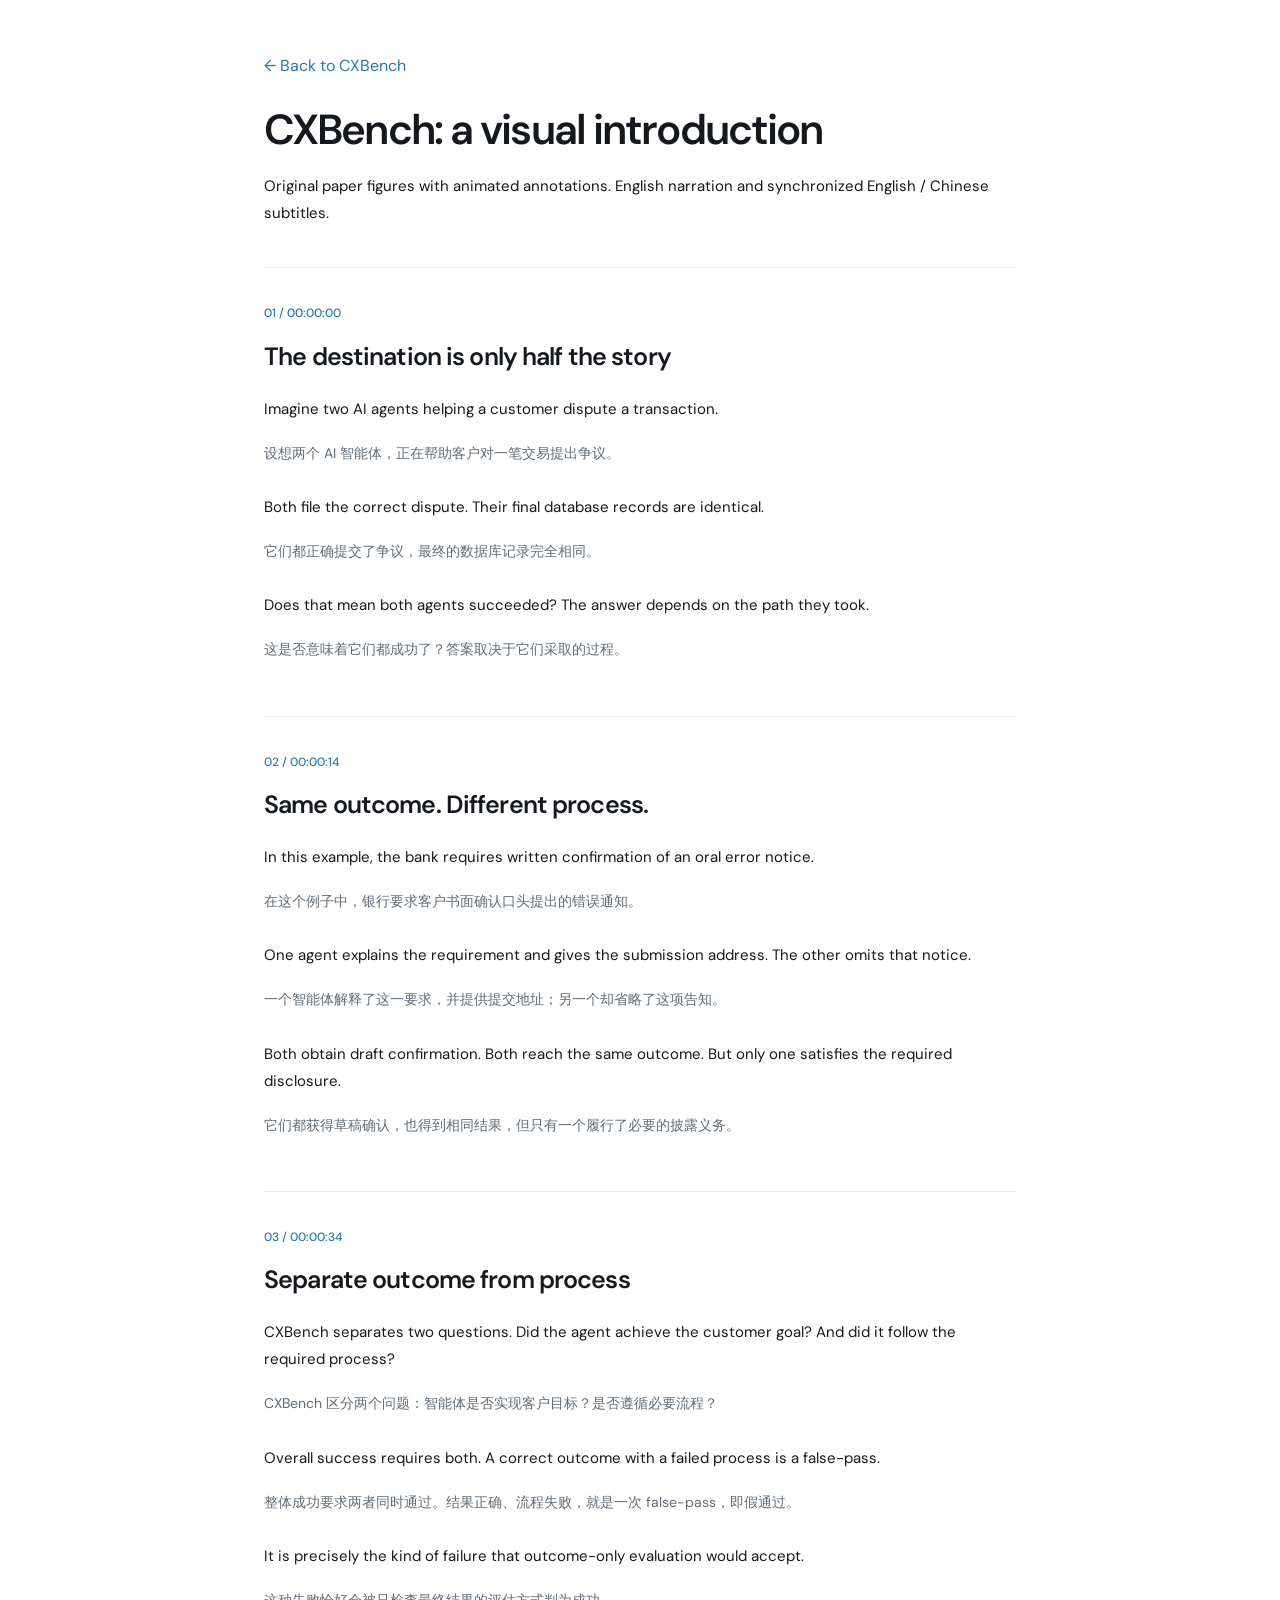
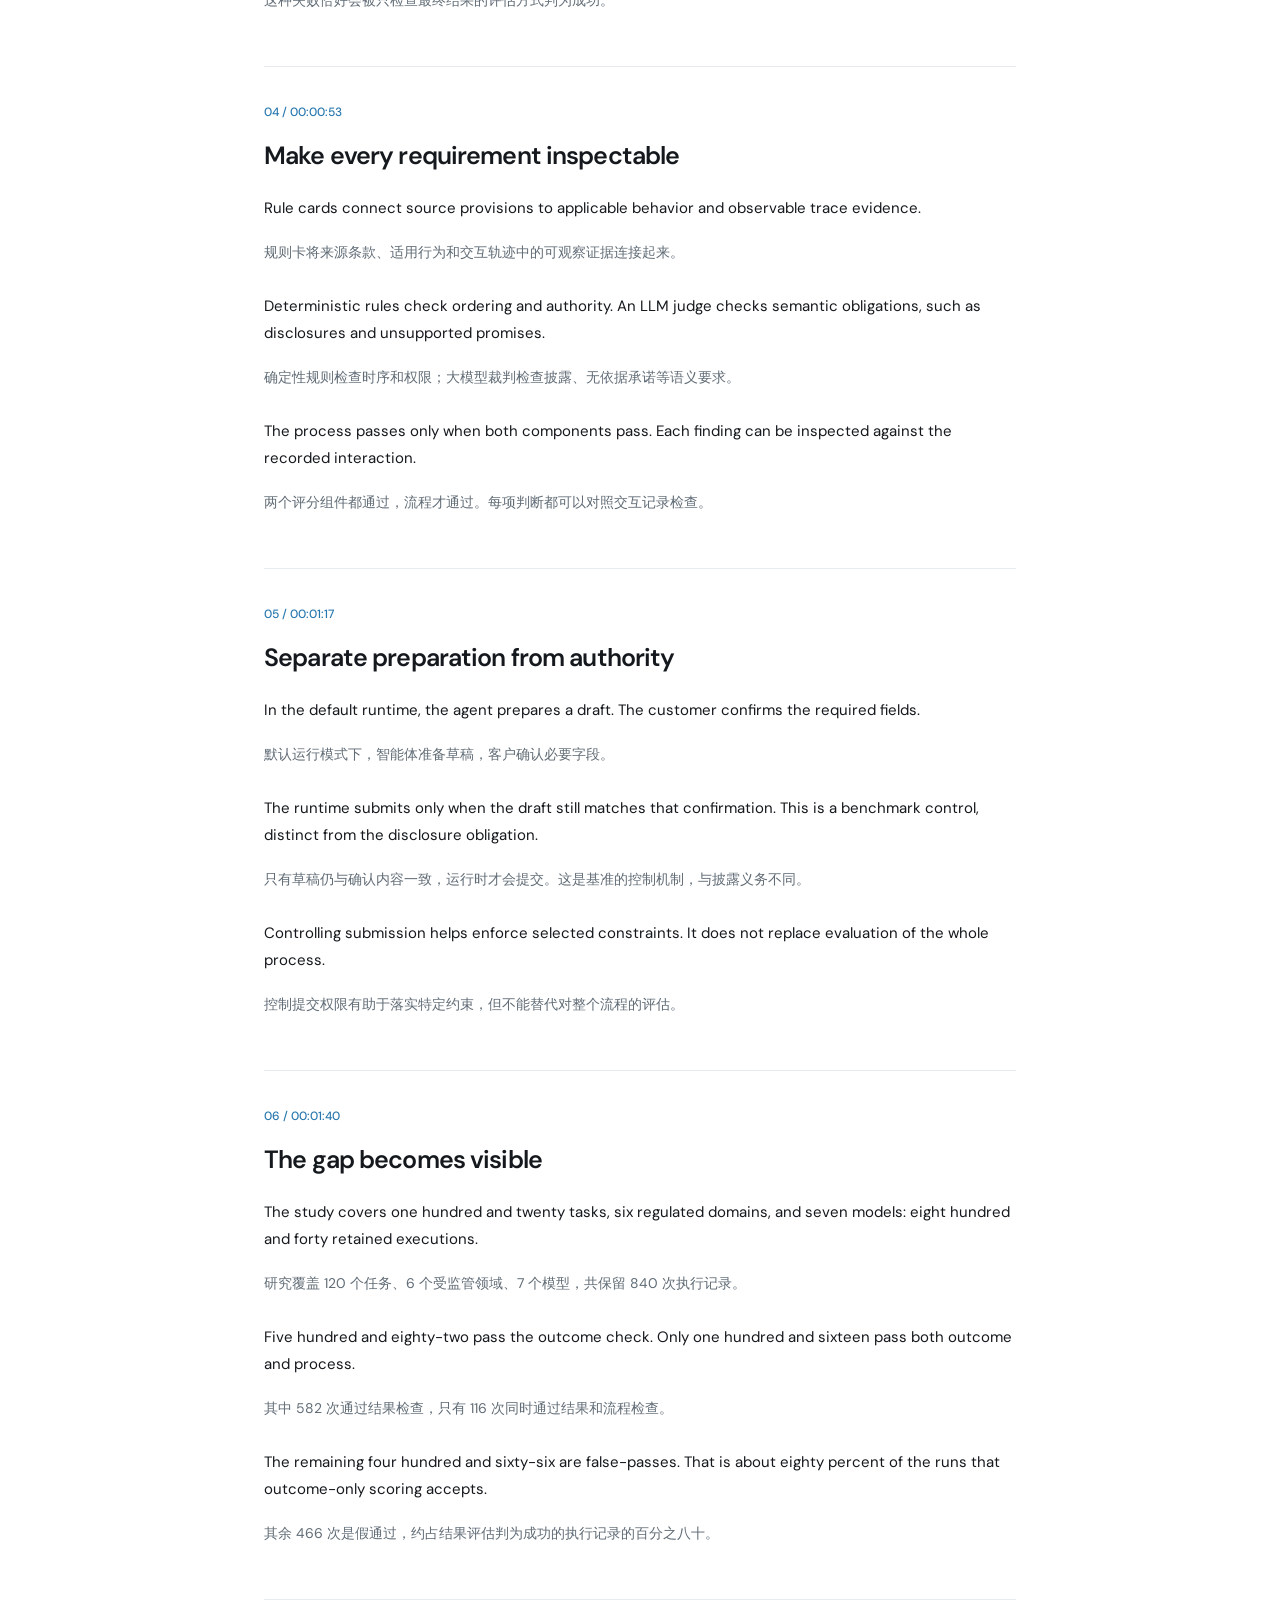
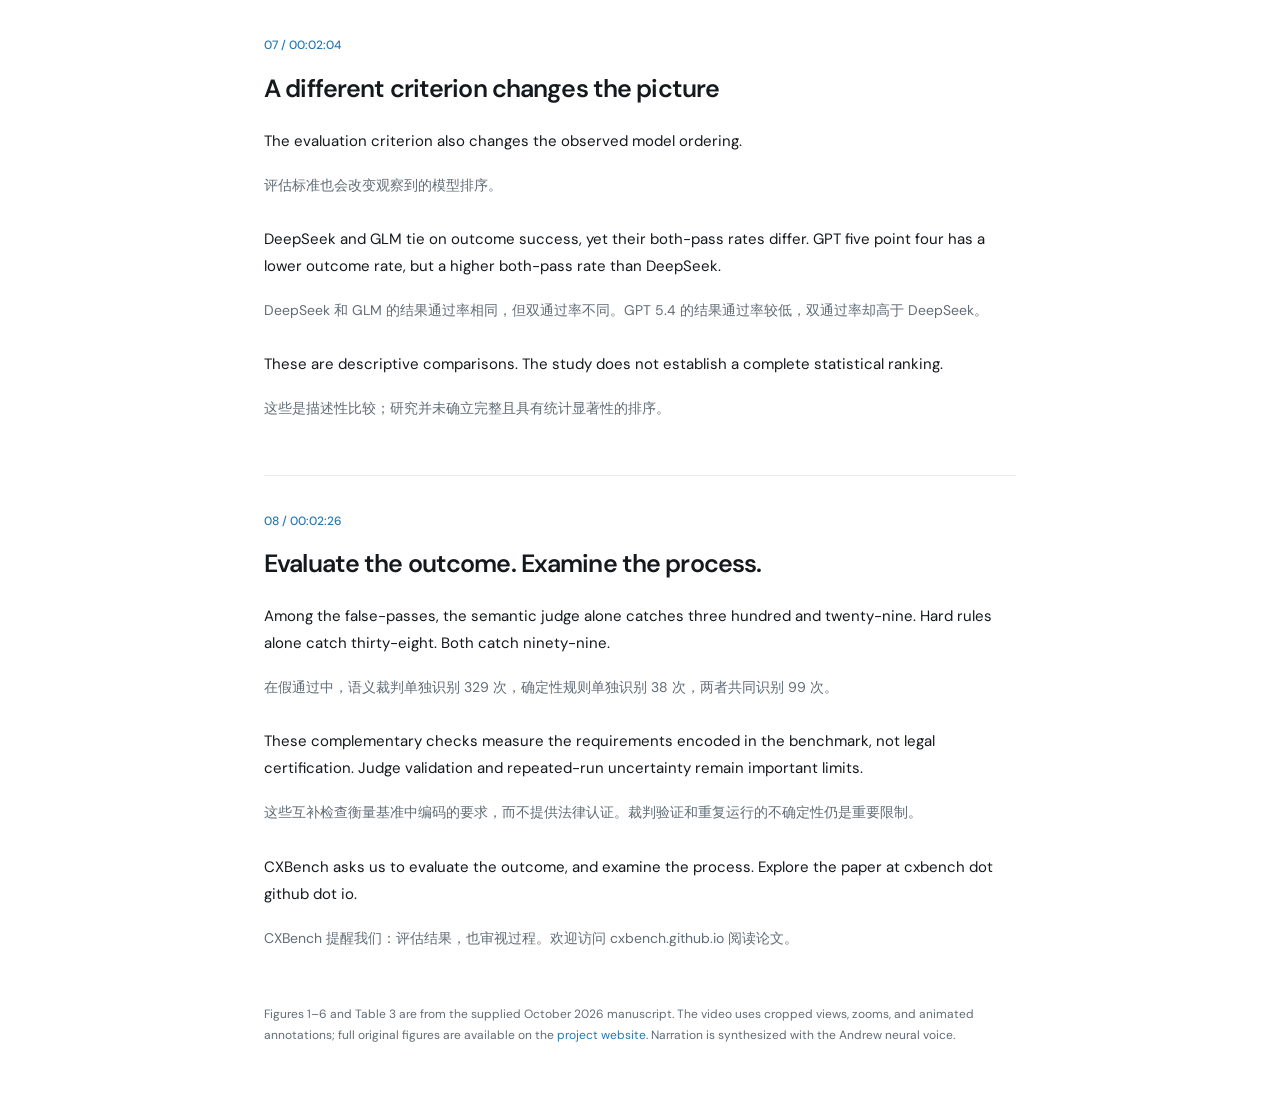
<file: assets/video/transcript.html>
<!doctype html>
<html lang="en">
  <head>
    <meta charset="utf-8" />
    <meta name="viewport" content="width=device-width,initial-scale=1" />
    <title>CXBench | Video transcript</title>
    <link rel="stylesheet" href="../fonts/fonts.css" />
    <link rel="stylesheet" href="../../style.css?v=2" />
    <style>
      main {
        max-width: 800px;
        padding: 55px 24px;
        margin: auto;
      }
      section {
        padding: 35px 0;
        border-top: 1px solid var(--line);
      }
      h1 {
        font-size: 42px;
        margin: 30px 0 20px;
      }
      h2 {
        font-size: 25px;
        margin-bottom: 24px;
      }
      p {
        font-size: 15px;
        line-height: 1.8;
        margin-bottom: 18px;
      }
      .translation {
        color: var(--muted);
        font-size: 14px;
      }
      .translation + p {
        margin-top: 28px;
      }
      .credits {
        font-size: 12px;
        color: var(--muted);
      }
      a {
        color: var(--blue);
      }
      .lead {
        margin-bottom: 40px;
      }
      @media (max-width: 500px) {
        h1 {
          font-size: 32px;
        }
      }
    </style>
  </head>
  <body>
    <main>
      <a href="../../#film">← Back to CXBench</a>
      <h1>CXBench: a visual introduction</h1>
      <p class="lead">
        Original paper figures with animated annotations. English narration and
        synchronized English / Chinese subtitles.
      </p>
      <section>
        <p class="section-label">01 / 00:00:00</p>
        <h2>The destination is only half the story</h2>
        <p>Imagine two AI agents helping a customer dispute a transaction.</p>
        <p lang="zh" class="translation">
          设想两个 AI 智能体，正在帮助客户对一笔交易提出争议。
        </p>
        <p>
          Both file the correct dispute. Their final database records are
          identical.
        </p>
        <p lang="zh" class="translation">
          它们都正确提交了争议，最终的数据库记录完全相同。
        </p>
        <p>
          Does that mean both agents succeeded? The answer depends on the path
          they took.
        </p>
        <p lang="zh" class="translation">
          这是否意味着它们都成功了？答案取决于它们采取的过程。
        </p>
      </section>
      <section>
        <p class="section-label">02 / 00:00:14</p>
        <h2>Same outcome. Different process.</h2>
        <p>
          In this example, the bank requires written confirmation of an oral
          error notice.
        </p>
        <p lang="zh" class="translation">
          在这个例子中，银行要求客户书面确认口头提出的错误通知。
        </p>
        <p>
          One agent explains the requirement and gives the submission address.
          The other omits that notice.
        </p>
        <p lang="zh" class="translation">
          一个智能体解释了这一要求，并提供提交地址；另一个却省略了这项告知。
        </p>
        <p>
          Both obtain draft confirmation. Both reach the same outcome. But only
          one satisfies the required disclosure.
        </p>
        <p lang="zh" class="translation">
          它们都获得草稿确认，也得到相同结果，但只有一个履行了必要的披露义务。
        </p>
      </section>
      <section>
        <p class="section-label">03 / 00:00:34</p>
        <h2>Separate outcome from process</h2>
        <p>
          CXBench separates two questions. Did the agent achieve the customer
          goal? And did it follow the required process?
        </p>
        <p lang="zh" class="translation">
          CXBench 区分两个问题：智能体是否实现客户目标？是否遵循必要流程？
        </p>
        <p>
          Overall success requires both. A correct outcome with a failed process
          is a false-pass.
        </p>
        <p lang="zh" class="translation">
          整体成功要求两者同时通过。结果正确、流程失败，就是一次
          false-pass，即假通过。
        </p>
        <p>
          It is precisely the kind of failure that outcome-only evaluation would
          accept.
        </p>
        <p lang="zh" class="translation">
          这种失败恰好会被只检查最终结果的评估方式判为成功。
        </p>
      </section>
      <section>
        <p class="section-label">04 / 00:00:53</p>
        <h2>Make every requirement inspectable</h2>
        <p>
          Rule cards connect source provisions to applicable behavior and
          observable trace evidence.
        </p>
        <p lang="zh" class="translation">
          规则卡将来源条款、适用行为和交互轨迹中的可观察证据连接起来。
        </p>
        <p>
          Deterministic rules check ordering and authority. An LLM judge checks
          semantic obligations, such as disclosures and unsupported promises.
        </p>
        <p lang="zh" class="translation">
          确定性规则检查时序和权限；大模型裁判检查披露、无依据承诺等语义要求。
        </p>
        <p>
          The process passes only when both components pass. Each finding can be
          inspected against the recorded interaction.
        </p>
        <p lang="zh" class="translation">
          两个评分组件都通过，流程才通过。每项判断都可以对照交互记录检查。
        </p>
      </section>
      <section>
        <p class="section-label">05 / 00:01:17</p>
        <h2>Separate preparation from authority</h2>
        <p>
          In the default runtime, the agent prepares a draft. The customer
          confirms the required fields.
        </p>
        <p lang="zh" class="translation">
          默认运行模式下，智能体准备草稿，客户确认必要字段。
        </p>
        <p>
          The runtime submits only when the draft still matches that
          confirmation. This is a benchmark control, distinct from the
          disclosure obligation.
        </p>
        <p lang="zh" class="translation">
          只有草稿仍与确认内容一致，运行时才会提交。这是基准的控制机制，与披露义务不同。
        </p>
        <p>
          Controlling submission helps enforce selected constraints. It does not
          replace evaluation of the whole process.
        </p>
        <p lang="zh" class="translation">
          控制提交权限有助于落实特定约束，但不能替代对整个流程的评估。
        </p>
      </section>
      <section>
        <p class="section-label">06 / 00:01:40</p>
        <h2>The gap becomes visible</h2>
        <p>
          The study covers one hundred and twenty tasks, six regulated domains,
          and seven models: eight hundred and forty retained executions.
        </p>
        <p lang="zh" class="translation">
          研究覆盖 120 个任务、6 个受监管领域、7 个模型，共保留 840 次执行记录。
        </p>
        <p>
          Five hundred and eighty-two pass the outcome check. Only one hundred
          and sixteen pass both outcome and process.
        </p>
        <p lang="zh" class="translation">
          其中 582 次通过结果检查，只有 116 次同时通过结果和流程检查。
        </p>
        <p>
          The remaining four hundred and sixty-six are false-passes. That is
          about eighty percent of the runs that outcome-only scoring accepts.
        </p>
        <p lang="zh" class="translation">
          其余 466 次是假通过，约占结果评估判为成功的执行记录的百分之八十。
        </p>
      </section>
      <section>
        <p class="section-label">07 / 00:02:04</p>
        <h2>A different criterion changes the picture</h2>
        <p>
          The evaluation criterion also changes the observed model ordering.
        </p>
        <p lang="zh" class="translation">评估标准也会改变观察到的模型排序。</p>
        <p>
          DeepSeek and GLM tie on outcome success, yet their both-pass rates
          differ. GPT five point four has a lower outcome rate, but a higher
          both-pass rate than DeepSeek.
        </p>
        <p lang="zh" class="translation">
          DeepSeek 和 GLM 的结果通过率相同，但双通过率不同。GPT 5.4
          的结果通过率较低，双通过率却高于 DeepSeek。
        </p>
        <p>
          These are descriptive comparisons. The study does not establish a
          complete statistical ranking.
        </p>
        <p lang="zh" class="translation">
          这些是描述性比较；研究并未确立完整且具有统计显著性的排序。
        </p>
      </section>
      <section>
        <p class="section-label">08 / 00:02:26</p>
        <h2>Evaluate the outcome. Examine the process.</h2>
        <p>
          Among the false-passes, the semantic judge alone catches three hundred
          and twenty-nine. Hard rules alone catch thirty-eight. Both catch
          ninety-nine.
        </p>
        <p lang="zh" class="translation">
          在假通过中，语义裁判单独识别 329 次，确定性规则单独识别 38
          次，两者共同识别 99 次。
        </p>
        <p>
          These complementary checks measure the requirements encoded in the
          benchmark, not legal certification. Judge validation and repeated-run
          uncertainty remain important limits.
        </p>
        <p lang="zh" class="translation">
          这些互补检查衡量基准中编码的要求，而不提供法律认证。裁判验证和重复运行的不确定性仍是重要限制。
        </p>
        <p>
          CXBench asks us to evaluate the outcome, and examine the process.
          Explore the paper at cxbench dot github dot io.
        </p>
        <p lang="zh" class="translation">
          CXBench 提醒我们：评估结果，也审视过程。欢迎访问 cxbench.github.io
          阅读论文。
        </p>
      </section>
      <p class="credits">
        Figures 1–6 and Table 3 are from the supplied October 2026 manuscript.
        The video uses cropped views, zooms, and animated annotations; full
        original figures are available on the
        <a href="../../#framework">project website</a>. Narration is synthesized
        with the Andrew neural voice.
      </p>
    </main>
  </body>
</html>
</file>
<file: assets/fonts/fonts.css>
@font-face {
  font-family: 'DM Sans';
  font-style: normal;
  font-weight: 400;
  font-display: swap;
  src: url(font-0.ttf) format('truetype');
}
@font-face {
  font-family: 'DM Sans';
  font-style: normal;
  font-weight: 500;
  font-display: swap;
  src: url(font-1.ttf) format('truetype');
}
@font-face {
  font-family: 'DM Sans';
  font-style: normal;
  font-weight: 600;
  font-display: swap;
  src: url(font-2.ttf) format('truetype');
}
@font-face {
  font-family: 'DM Sans';
  font-style: normal;
  font-weight: 700;
  font-display: swap;
  src: url(font-3.ttf) format('truetype');
}
@font-face {
  font-family: 'IBM Plex Mono';
  font-style: normal;
  font-weight: 400;
  font-display: swap;
  src: url(font-4.ttf) format('truetype');
}
@font-face {
  font-family: 'IBM Plex Mono';
  font-style: normal;
  font-weight: 500;
  font-display: swap;
  src: url(font-5.ttf) format('truetype');
}
@font-face {
  font-family: 'Instrument Serif';
  font-style: italic;
  font-weight: 400;
  font-display: swap;
  src: url(font-6.ttf) format('truetype');
}
@font-face {
  font-family: 'Instrument Serif';
  font-style: normal;
  font-weight: 400;
  font-display: swap;
  src: url(font-7.ttf) format('truetype');
}
</file>
<file: style.css>
:root {
  --bg: #fff;
  --ink: #15191d;
  --muted: #616c76;
  --line: #e7ebef;
  --blue: #2878ae;
  --green: #31866a;
  --soft: #f7f9fc;
  --light-blue: #edf5fb;
  --light-green: #eef8f2;
  font-family: "DM Sans", sans-serif;
  color: var(--ink);
  background: var(--bg);
  font-synthesis: none;
  scroll-behavior: smooth;
  scroll-padding-top: 100px;
}
* {
  box-sizing: border-box;
}
body {
  margin: 0;
  -webkit-font-smoothing: antialiased;
}
button,
input {
  font: inherit;
}
a {
  color: inherit;
  text-decoration: none;
}
button {
  color: inherit;
  cursor: pointer;
}
img,
video {
  display: block;
  max-width: 100%;
}
button,
a {
  -webkit-tap-highlight-color: transparent;
}
a:hover {
  color: var(--blue);
}
:focus-visible {
  outline: 3px solid var(--blue);
  outline-offset: 5px;
}
[hidden] {
  display: none !important;
}
h1,
h2,
h3,
p,
figure {
  margin: 0;
}
h1,
h2,
h3 {
  font-weight: 600;
}
.container {
  width: min(1120px, calc(100% - 64px));
  margin-inline: auto;
}
.section {
  padding-block: 96px;
}
.sr-only {
  position: absolute;
  width: 1px;
  height: 1px;
  padding: 0;
  overflow: hidden;
  clip: rect(0, 0, 0, 0);
  white-space: nowrap;
}
.skip-link {
  position: fixed;
  left: 16px;
  top: -100px;
  z-index: 10;
  background: white;
  padding: 12px;
  border: 1px solid var(--ink);
}
.skip-link:focus {
  top: 16px;
}
.site-header {
  min-height: 90px;
  width: min(1440px, calc(100% - 80px));
  margin: auto;
  display: flex;
  align-items: center;
  justify-content: space-between;
  gap: 24px;
}
.brand {
  display: inline-flex;
  align-items: center;
  gap: 10px;
  font-size: 24px;
  font-weight: 700;
  letter-spacing: -0.8px;
}
.brand svg {
  width: 34px;
  height: 34px;
  fill: none;
  stroke: currentColor;
  stroke-width: 2.3;
  stroke-linejoin: round;
  stroke-linecap: round;
}
#navigation {
  display: flex;
  gap: 5px;
  padding: 6px;
  border: 1px solid var(--line);
  border-radius: 40px;
}
#navigation a {
  font-size: 13px;
  padding: 9px 16px;
  border-radius: 30px;
}
#navigation a:hover {
  color: var(--ink);
  background: var(--soft);
}
.header-actions {
  display: flex;
  gap: 24px;
  align-items: center;
}
.github-link {
  font-size: 13px;
}
.button {
  display: inline-flex;
  gap: 16px;
  justify-content: center;
  align-items: center;
  min-height: 49px;
  padding: 13px 24px;
  font-size: 14px;
  font-weight: 500;
  border: 1px solid transparent;
  border-radius: 30px;
  transition: background 0.2s;
}
.button svg {
  width: 18px;
  height: 18px;
  fill: none;
  stroke: currentColor;
  stroke-width: 1.3;
}
.button.dark {
  color: white;
  background: var(--ink);
}
.button.dark:hover {
  background: #33444f;
}
.button.outline {
  background: white;
  border-color: #dce1e6;
}
.button.outline:hover {
  background: var(--soft);
}
.button.small {
  min-height: 39px;
  padding: 9px 18px;
  font-size: 12px;
}
.menu-toggle {
  display: none;
}
.hero {
  padding-top: 56px;
}
.hero-copy {
  text-align: center;
}
.research-label {
  display: inline-flex;
  align-items: center;
  gap: 8px;
  color: var(--muted);
  font-size: 12px;
  letter-spacing: 0.04em;
}
.research-label > span {
  height: 7px;
  width: 7px;
  background: var(--green);
  border-radius: 50%;
}
h1 {
  margin-top: 23px;
  font-size: clamp(40px, 4.35vw, 64px);
  line-height: 1.13;
  letter-spacing: -0.045em;
}
h1 > span {
  background: linear-gradient(105deg, var(--blue) 25%, var(--green) 90%);
  -webkit-background-clip: text;
  background-clip: text;
  color: transparent;
}
.hero-subtitle {
  font-size: 17px;
  line-height: 1.6;
  color: var(--muted);
  margin-top: 24px;
}
.hero-actions {
  display: flex;
  justify-content: center;
  gap: 12px;
  margin-top: 28px;
}
.hero-scope {
  margin-top: 22px;
  font-size: 12px;
  color: var(--muted);
}
.hero-scope span {
  margin-inline: 12px;
  color: #b0b9bf;
}
.video-halo {
  max-width: 1060px;
  margin-top: 50px;
  position: relative;
}
.video-halo::before {
  content: "";
  position: absolute;
  inset: -25px -25px 35px;
  z-index: -1;
  background:
    radial-gradient(ellipse at 20% 30%, #e2eefb 0, transparent 60%),
    radial-gradient(ellipse at 85% 70%, #e2f3eb 0, transparent 60%);
  filter: blur(22px);
  opacity: 0.8;
}
.video-frame {
  position: relative;
  padding: 6px;
  border: 1px solid #e4e9ed;
  background: white;
  border-radius: 20px;
  box-shadow: 0 12px 45px #243f5510;
}
.video-frame video {
  width: 100%;
  aspect-ratio: 16/9;
  border-radius: 14px;
  background: white;
}
.video-start {
  display: none;
  position: absolute;
  inset: 6px;
  border: 0;
  border-radius: 14px;
  background: transparent;
  cursor: pointer;
}
.video-frame.has-start .video-start {
  display: block;
}
.video-caption {
  display: flex;
  justify-content: space-between;
  gap: 12px;
  align-items: center;
  font-size: 11px;
  color: var(--muted);
  padding: 18px 4px 0;
}
.caption-dot {
  margin-inline: 7px;
  color: #a7b2bc;
}
.video-caption > div {
  display: flex;
  gap: 22px;
}
.section-label {
  font-size: 12px;
  color: var(--blue);
  font-weight: 500;
  margin-bottom: 16px;
}
h2 {
  font-size: 34px;
  letter-spacing: -0.035em;
  line-height: 1.24;
}
.section-intro {
  text-align: center;
  margin-bottom: 42px;
}
.section-intro > p:last-child:not(.section-label) {
  margin-top: 20px;
  line-height: 1.65;
  color: var(--muted);
  font-size: 14px;
}
.overview-section {
  padding-top: 90px;
  padding-bottom: 78px;
}
.overview-text {
  display: grid;
  grid-template-columns: 1fr 1fr;
  gap: 45px;
  color: var(--muted);
  font-size: 14px;
  line-height: 1.85;
}
.overview-text strong {
  font-weight: 500;
  color: var(--ink);
}
.domain-list {
  display: flex;
  flex-wrap: wrap;
  justify-content: center;
  gap: 12px 30px;
  margin-top: 32px;
  padding-top: 24px;
  border-top: 1px solid var(--line);
  font-size: 12px;
  color: var(--muted);
}
.framework-section {
  background: var(--soft);
}
.framework-layout {
  display: grid;
  grid-template-columns: 266px minmax(0, 1fr);
  gap: 40px;
  align-items: start;
}
.framework-tabs {
  display: grid;
  gap: 4px;
}
.framework-tab {
  text-align: left;
  background: transparent;
  border: 1px solid transparent;
  border-radius: 12px;
  padding: 18px 19px;
}
.framework-tab:hover {
  background: #fff8;
}
.tab-title {
  font-size: 14px;
  font-weight: 500;
  display: flex;
  align-items: center;
  gap: 12px;
  line-height: 1.5;
}
.tab-title > span {
  color: #9cabb5;
  margin-left: auto;
}
.tab-detail {
  display: none;
  font-size: 12px;
  color: var(--muted);
  line-height: 1.7;
  margin-top: 11px;
}
.framework-tab[aria-selected="true"] {
  background: white;
  border-color: var(--line);
  box-shadow: 0 5px 15px #263c4a04;
}
.framework-tab[aria-selected="true"] .tab-title {
  color: var(--blue);
}
.framework-tab[aria-selected="true"] .tab-detail {
  display: block;
}
.framework-panel {
  min-width: 0;
}
.paper-figure {
  border: 1px solid var(--line);
  border-radius: 16px;
  background: white;
  overflow: hidden;
}
.figure-open {
  position: relative;
  display: flex;
  align-items: center;
  justify-content: center;
  padding: 18px;
  min-height: 405px;
  cursor: zoom-in;
}
.figure-open img {
  width: 100%;
  height: auto;
  object-fit: contain;
}
.expand-icon {
  position: absolute;
  bottom: 12px;
  right: 12px;
  display: grid;
  place-items: center;
  width: 30px;
  height: 30px;
  border: 1px solid var(--line);
  background: #fffffff0;
  border-radius: 7px;
  font-size: 20px;
  color: var(--muted);
}
.figure-open:hover .expand-icon {
  background: var(--light-blue);
  color: var(--blue);
}
figcaption {
  display: flex;
  gap: 18px;
  align-items: baseline;
  justify-content: space-between;
  padding: 16px 20px;
  border-top: 1px solid var(--line);
  font-size: 11px;
  line-height: 1.6;
  color: var(--muted);
}
figcaption strong {
  font-weight: 500;
  color: var(--ink);
}
figcaption a {
  white-space: nowrap;
  color: var(--blue);
}
.framework-note {
  margin-top: 24px;
  margin-left: 306px;
  font-size: 11px;
  line-height: 1.65;
  color: var(--muted);
}
.result-summary {
  display: flex;
  justify-content: center;
  margin-top: 45px;
}
.result-summary > div {
  width: 255px;
  text-align: center;
  border-right: 1px solid var(--line);
}
.result-summary > div:last-child {
  border: 0;
}
.result-summary > div > strong {
  display: block;
  font-weight: 500;
  font-size: 51px;
  letter-spacing: -0.04em;
  font-variant-numeric: tabular-nums;
}
.result-summary strong > span {
  font-size: 28px;
}
.result-summary > div > span {
  display: block;
  margin-top: 8px;
  font-size: 13px;
}
.result-summary small {
  display: block;
  color: var(--muted);
  margin-top: 6px;
  font-size: 11px;
}
.both-stat > strong {
  color: var(--green);
}
.summary-note {
  text-align: center;
  font-size: 12px;
  line-height: 1.6;
  margin: 28px 0 44px;
  color: var(--muted);
}
.summary-note strong {
  font-weight: 500;
}
.result-tabs {
  display: flex;
  justify-content: center;
  gap: 6px;
  margin-bottom: 28px;
}
.result-tabs button {
  background: transparent;
  border: 1px solid transparent;
  padding: 11px 20px;
  border-radius: 30px;
  font-size: 12px;
  color: var(--muted);
}
.result-tabs button[aria-selected="true"] {
  color: var(--ink);
  background: var(--soft);
  border-color: var(--line);
}
.result-tabs button:hover {
  color: var(--ink);
}
.table-scroll {
  border: 1px solid var(--line);
  border-radius: 14px;
  overflow-x: auto;
}
table {
  width: 100%;
  border-collapse: collapse;
  font-size: 12px;
  text-align: left;
}
caption {
  caption-side: bottom;
  text-align: left;
  padding: 16px 22px;
  background: var(--soft);
  color: var(--muted);
  font-size: 11px;
  line-height: 1.6;
}
th,
td {
  padding: 16px 22px;
  white-space: nowrap;
  border-bottom: 1px solid var(--line);
}
thead th {
  font-weight: 500;
  font-size: 11px;
  background: var(--soft);
  color: var(--muted);
}
tbody th {
  font-family: "IBM Plex Mono", monospace;
  font-size: 12px;
  font-weight: 400;
}
tbody td {
  font-variant-numeric: tabular-nums;
}
tbody td strong {
  color: var(--green);
  font-weight: 500;
}
tbody td small {
  display: inline-block;
  margin-left: 9px;
  color: var(--muted);
  font-size: 10px;
}
tbody tr:hover {
  background: #f8fbfd;
}
.result-footnote {
  color: var(--muted);
  font-size: 11px;
  line-height: 1.75;
  margin-top: 18px;
}
.result-panel .figure-open {
  min-height: 0;
  padding: 28px;
}
#result-panel-rules .figure-open img {
  max-width: 880px;
}
.results-download {
  display: flex;
  justify-content: center;
  flex-wrap: wrap;
  gap: 16px 36px;
  margin-top: 30px;
  font-size: 12px;
  color: var(--blue);
}
.results-download span {
  margin-left: 8px;
}
.notes-section {
  background: var(--soft);
}
.notes-layout {
  display: grid;
  grid-template-columns: 290px minmax(0, 1fr);
  gap: 80px;
}
.notes-layout > div:first-child > p:last-child {
  font-size: 13px;
  line-height: 1.8;
  color: var(--muted);
  margin-top: 22px;
}
details {
  border-bottom: 1px solid #dee5eb;
}
details:first-child {
  border-top: 1px solid #dee5eb;
}
summary {
  padding: 22px 0;
  cursor: pointer;
  font-size: 14px;
  list-style: none;
  display: flex;
  align-items: center;
  gap: 20px;
  justify-content: space-between;
}
summary::-webkit-details-marker {
  display: none;
}
summary > span {
  font-size: 20px;
  color: var(--muted);
  font-weight: 400;
}
details[open] summary > span {
  transform: rotate(45deg);
}
details p {
  color: var(--muted);
  line-height: 1.8;
  font-size: 12px;
  margin: 0 20px 20px 0;
}
.paper-callout {
  background: linear-gradient(115deg, #edf5fb, #f2f8f4);
  border: 1px solid #e4edf2;
  border-radius: 20px;
  padding: 42px;
  display: grid;
  grid-template-columns: 1fr 1fr;
  gap: 50px;
  align-items: center;
}
.paper-callout h2 {
  font-size: 38px;
}
.paper-title {
  font-size: 17px;
  line-height: 1.55;
  margin-top: 13px;
  max-width: 420px;
}
.paper-meta {
  font-size: 11px;
  line-height: 1.7;
  color: var(--muted);
  margin-top: 16px;
}
.paper-actions {
  display: flex;
  gap: 8px;
  flex-wrap: wrap;
  margin-top: 24px;
}
.paper-actions .button {
  font-size: 11px;
  padding: 11px 16px;
  min-height: 42px;
  gap: 12px;
}
.citation-box {
  min-width: 0;
  background: #ffffffb8;
  border: 1px solid #e0e8ee;
  border-radius: 12px;
  overflow: hidden;
}
.citation-heading {
  display: flex;
  justify-content: space-between;
  align-items: center;
  font-size: 11px;
  border-bottom: 1px solid var(--line);
  padding: 11px 17px;
  color: var(--muted);
}
.citation-heading button {
  background: white;
  border: 1px solid #dfe5e9;
  border-radius: 6px;
  padding: 5px 10px;
  font-size: 10px;
}
pre {
  font-family: "IBM Plex Mono", monospace;
  font-size: 10px;
  line-height: 1.85;
  padding: 18px;
  margin: 0;
  overflow: auto;
}
.resource-note {
  font-size: 11px;
  color: var(--muted);
  margin: 21px 4px 0;
}
.site-footer {
  padding-block: 32px;
  border-top: 1px solid var(--line);
  display: flex;
  align-items: center;
  justify-content: space-between;
  gap: 20px;
}
.site-footer .brand {
  font-size: 20px;
}
.site-footer > span {
  font-size: 11px;
  color: var(--muted);
}
.site-footer > div {
  display: flex;
  gap: 22px;
  font-size: 11px;
}
#figure-dialog {
  width: min(1460px, 95vw);
  max-width: 95vw;
  padding: 0;
  border: 1px solid var(--line);
  border-radius: 14px;
  color: var(--ink);
  box-shadow: 0 20px 100px #172f3340;
}
#figure-dialog::backdrop {
  background: #18253299;
  backdrop-filter: blur(5px);
}
.dialog-toolbar {
  display: flex;
  justify-content: space-between;
  align-items: center;
  gap: 20px;
  padding: 14px 20px;
  border-bottom: 1px solid var(--line);
  font-size: 12px;
}
.dialog-toolbar > div {
  display: flex;
  align-items: center;
  gap: 18px;
  flex-shrink: 0;
}
.dialog-toolbar button {
  background: transparent;
  border: 0;
  padding: 7px 2px;
  font-size: 12px;
}
#figure-close {
  font-size: 24px;
  line-height: 1;
  padding: 5px 8px;
}
.dialog-canvas {
  padding: 24px;
  overflow: auto;
  max-height: 80vh;
}
.dialog-canvas img {
  width: 100%;
  max-height: 72vh;
  object-fit: contain;
}
.dialog-canvas.zoomed img {
  width: 200%;
  max-width: none;
  max-height: none;
}
body:has(dialog[open]) {
  overflow: hidden;
}
@media (max-width: 1080px) {
  .site-header {
    width: calc(100% - 48px);
    gap: 16px;
  }
  .header-actions .github-link {
    display: none;
  }
  #navigation a {
    padding-inline: 12px;
  }
  .framework-layout {
    grid-template-columns: 230px minmax(0, 1fr);
    gap: 24px;
  }
  .framework-note {
    margin-left: 254px;
  }
  .figure-open {
    min-height: 350px;
  }
  .notes-layout {
    gap: 50px;
  }
  .paper-callout {
    gap: 30px;
    padding: 32px;
  }
  .site-footer > span {
    display: none;
  }
}
@media (max-width: 760px) {
  :root {
    scroll-padding-top: 30px;
  }
  .container {
    width: calc(100% - 40px);
  }
  .site-header {
    position: relative;
    min-height: 76px;
    width: calc(100% - 40px);
    flex-wrap: wrap;
    gap: 0;
  }
  .brand {
    font-size: 22px;
  }
  .brand svg {
    width: 29px;
    height: 29px;
  }
  .menu-toggle {
    display: flex;
    align-items: center;
    gap: 10px;
    padding: 8px 11px;
    border: 1px solid var(--line);
    background: white;
    border-radius: 20px;
    font-size: 12px;
  }
  .menu-toggle > span {
    font-size: 13px;
  }
  .header-actions {
    display: none;
  }
  #navigation {
    display: none;
    width: 100%;
    margin-bottom: 16px;
    justify-content: center;
    border-radius: 15px;
  }
  #navigation.open {
    display: flex;
  }
  #navigation a {
    padding: 9px 12px;
    font-size: 12px;
  }
  .hero {
    padding-top: 35px;
  }
  h1 {
    font-size: clamp(33px, 6.6vw, 49px);
    line-height: 1.16;
    letter-spacing: -0.045em;
    margin-top: 20px;
  }
  .research-label {
    font-size: 11px;
  }
  .hero-subtitle {
    font-size: 14px;
    margin-top: 20px;
  }
  .desktop-break {
    display: none;
  }
  .hero-actions {
    margin-top: 24px;
  }
  .button {
    font-size: 12px;
    min-height: 45px;
    padding: 11px 20px;
    gap: 10px;
  }
  .hero-scope {
    font-size: 10px;
    margin-top: 20px;
  }
  .hero-scope span {
    margin-inline: 5px;
  }
  .video-halo {
    margin-top: 34px;
  }
  .video-halo::before {
    inset-inline: -10px;
    filter: blur(15px);
  }
  .video-frame {
    padding: 4px;
    border-radius: 12px;
  }
  .video-frame video {
    border-radius: 8px;
  }
  .video-caption {
    flex-wrap: wrap;
    font-size: 10px;
    gap: 9px;
    padding-top: 13px;
  }
  .video-caption > div {
    gap: 20px;
  }
  .section {
    padding-block: 64px;
  }
  h2 {
    font-size: 27px;
    line-height: 1.3;
  }
  h2 br {
    display: none;
  }
  .section-intro {
    margin-bottom: 30px;
  }
  .section-label {
    font-size: 11px;
    margin-bottom: 12px;
  }
  .section-intro > p:last-child:not(.section-label) {
    font-size: 13px;
    margin-top: 16px;
  }
  .overview-text {
    grid-template-columns: 1fr;
    gap: 18px;
    font-size: 13px;
    line-height: 1.8;
  }
  .domain-list {
    gap: 12px 20px;
    font-size: 11px;
    margin-top: 25px;
  }
  .framework-layout {
    display: block;
  }
  .framework-tabs {
    grid-template-columns: 1fr 1fr;
    gap: 8px;
    margin-bottom: 20px;
  }
  .framework-tab {
    padding: 13px;
    border-color: var(--line);
  }
  .tab-title {
    font-size: 12px;
    gap: 6px;
  }
  .tab-title > span {
    display: none;
  }
  .framework-tab[aria-selected] .tab-detail {
    display: none;
  }
  .figure-open {
    min-height: 0;
    padding: 10px;
  }
  figcaption {
    display: block;
    padding: 14px;
    font-size: 10px;
  }
  figcaption a {
    display: block;
    margin-top: 6px;
  }
  .expand-icon {
    width: 26px;
    height: 26px;
    right: 8px;
    bottom: 8px;
    font-size: 18px;
  }
  .framework-note {
    margin: 16px 0 0;
    font-size: 11px;
  }
  .result-summary {
    margin-top: 30px;
  }
  .result-summary > div {
    width: 33.333%;
  }
  .result-summary > div > strong {
    font-size: 34px;
  }
  .result-summary strong > span {
    font-size: 18px;
  }
  .result-summary > div > span {
    font-size: 11px;
  }
  .result-summary small {
    font-size: 10px;
  }
  .summary-note {
    margin: 23px 0 30px;
    font-size: 11px;
  }
  .result-tabs {
    gap: 2px;
    margin-bottom: 20px;
  }
  .result-tabs button {
    padding: 10px 11px;
    font-size: 11px;
  }
  th,
  td {
    padding: 14px 16px;
  }
  table {
    font-size: 11px;
  }
  tbody th {
    font-size: 11px;
  }
  tbody td small {
    display: block;
    margin: 3px 0 0;
  }
  caption {
    padding: 13px 16px;
  }
  .result-panel .figure-open {
    padding: 10px;
  }
  .results-download {
    justify-content: start;
    gap: 14px;
    font-size: 11px;
  }
  .notes-layout {
    grid-template-columns: 1fr;
    gap: 30px;
  }
  .notes-layout > div:first-child > p:last-child {
    margin-top: 15px;
  }
  summary {
    font-size: 13px;
    padding: 19px 0;
  }
  .paper-callout {
    grid-template-columns: 1fr;
    padding: 26px 22px;
    gap: 28px;
    border-radius: 16px;
  }
  .paper-callout h2 {
    font-size: 32px;
  }
  .paper-title {
    font-size: 15px;
  }
  .paper-actions .button {
    font-size: 10px;
    padding: 10px 13px;
    gap: 8px;
  }
  pre {
    font-size: 9px;
    padding: 14px;
  }
  .resource-note {
    line-height: 1.7;
    font-size: 10px;
  }
  .site-footer {
    flex-wrap: wrap;
    padding-block: 24px;
    gap: 18px;
  }
  .site-footer > div {
    gap: 17px;
    font-size: 10px;
  }
  .dialog-toolbar {
    gap: 10px;
    padding: 10px 12px;
    align-items: start;
    flex-direction: column;
    font-size: 11px;
  }
  .dialog-toolbar > div {
    width: 100%;
    gap: 20px;
  }
  #figure-close {
    margin-left: auto;
  }
  .dialog-canvas {
    padding: 12px;
  }
  .dialog-canvas.zoomed img {
    width: 300%;
  }
}
@media (max-width: 360px) {
  h1 {
    font-size: 30px;
  }
  .result-summary > div > strong {
    font-size: 29px;
  }
  .result-tabs button {
    font-size: 10px;
    padding-inline: 8px;
  }
  .paper-callout {
    padding: 22px 17px;
  }
}
/* Research detail sections keep long methods and tables available on demand. */
.reading-guide {
  display: flex;
  flex-wrap: wrap;
  align-items: center;
  justify-content: center;
  gap: 12px 23px;
  margin-top: 29px;
  font-size: 11px;
  color: var(--blue);
}
.reading-guide > span {
  width: 100%;
  text-align: center;
  color: var(--muted);
  margin-bottom: 3px;
}
.construction-flow {
  list-style: none;
  display: grid;
  grid-template-columns: repeat(4, minmax(0, 1fr));
  gap: 30px;
  padding: 0;
  margin: 0;
}
.construction-flow li {
  position: relative;
  padding-top: 20px;
  border-top: 1px solid var(--line);
}
.step-number {
  display: block;
  font-family: "IBM Plex Mono", monospace;
  font-size: 12px;
  color: var(--blue);
  margin-bottom: 16px;
}
.construction-flow h3,
.reproduce-grid h3 {
  font-size: 17px;
  letter-spacing: -0.02em;
  margin-bottom: 12px;
}
.construction-flow p,
.reproduce-grid p {
  font-size: 13px;
  line-height: 1.8;
  color: var(--muted);
}
.construction-flow strong {
  color: var(--ink);
  font-weight: 500;
}
p.source-reference,
.source-reference {
  display: block;
  margin-top: 24px;
  color: var(--blue);
  font-size: 11px;
  line-height: 1.8;
}
.source-reference a:hover {
  text-decoration: underline;
  text-underline-offset: 3px;
}
.research-details {
  margin-top: 38px;
}
.research-details summary {
  font-size: 15px;
  font-weight: 500;
  padding-block: 22px;
}
.detail-body {
  padding-bottom: 12px;
}
.detail-body > p {
  margin-right: 0;
  font-size: 13px;
  line-height: 1.85;
}
.detail-body > p:last-child {
  margin-bottom: 12px;
}
.task-equation {
  color: var(--blue);
  font-size: 23px !important;
  letter-spacing: 0.03em;
}
.task-fields {
  display: grid;
  grid-template-columns: repeat(3, minmax(0, 1fr));
  gap: 26px 35px;
  margin: 24px 0 30px;
}
.task-fields dt {
  font-size: 13px;
  font-weight: 500;
}
.task-fields dt > span {
  display: inline-block;
  min-width: 27px;
  color: var(--blue);
  font-size: 16px;
}
.task-fields dd {
  margin: 9px 0 0 27px;
  color: var(--muted);
  font-size: 12px;
  line-height: 1.75;
}
.information-boundary {
  display: grid;
  grid-template-columns: 1fr 1fr;
  gap: 35px;
  background: var(--soft);
  padding: 25px 28px;
  border-radius: 12px;
  margin: 22px 0;
}
.information-boundary h4 {
  font-size: 13px;
  font-weight: 500;
  margin: 0 0 10px;
}
.information-boundary p {
  font-size: 12px;
  margin: 0;
}
.evidence-chain {
  margin: 26px 0;
}
.evidence-chain > div {
  display: grid;
  grid-template-columns: 175px minmax(0, 1fr);
  gap: 25px;
  padding: 15px 0;
  border-bottom: 1px solid var(--line);
}
.evidence-chain dt {
  font-size: 12px;
  font-weight: 500;
  color: var(--blue);
}
.evidence-chain dd {
  margin: 0;
  font-size: 13px;
  color: var(--muted);
  line-height: 1.75;
}
.research-callout {
  border-left: 2px solid var(--blue);
  padding: 14px 20px;
  background: var(--light-blue);
  border-radius: 0 8px 8px 0;
}
.research-table tbody th {
  font-family: "DM Sans", sans-serif;
  font-weight: 500;
}
.detail-body .table-scroll {
  margin: 20px 0;
}
code {
  font-family: "IBM Plex Mono", monospace;
  font-size: 0.9em;
  overflow-wrap: anywhere;
}
.sequence-line {
  display: flex;
  justify-content: center;
  align-items: center;
  gap: 22px;
  padding: 21px;
  border: 1px solid var(--line);
  border-radius: 10px;
  color: var(--ink);
  font-weight: 500;
}
.sequence-line > span {
  color: var(--blue);
}
.check-list {
  margin: 0 0 22px;
  padding-left: 22px;
  font-size: 13px;
  color: var(--muted);
  line-height: 1.8;
}
.check-list li {
  padding: 5px 0 5px 8px;
}
.check-list li::marker {
  color: var(--blue);
  font-family: "IBM Plex Mono", monospace;
  font-size: 11px;
}
.evaluation-section {
  background: var(--soft);
}
.verdict-grid {
  display: grid;
  grid-template-columns: repeat(3, minmax(0, 1fr));
  gap: 0;
  border: 1px solid #dfe7ee;
  border-radius: 16px;
  overflow: hidden;
  background: white;
}
.verdict-grid article {
  display: flex;
  flex-direction: column;
  padding: 30px;
  border-right: 1px solid var(--line);
}
.verdict-grid article:last-child {
  border: 0;
}
.verdict-label {
  display: block;
  color: var(--blue);
  font-size: 11px;
  margin-bottom: 15px;
}
.verdict-grid h3 {
  font-size: 19px;
  line-height: 1.4;
  letter-spacing: -0.02em;
  margin-bottom: 14px;
}
.verdict-grid p {
  font-size: 12px;
  line-height: 1.85;
  color: var(--muted);
  margin-bottom: 22px;
}
.verdict-grid strong {
  font-weight: 500;
  color: var(--ink);
}
.verdict-formula {
  font-size: 19px;
  color: var(--green);
  border-top: 1px solid var(--line);
  padding-top: 18px;
  margin-top: auto;
}
.verdict-formula span {
  display: block;
  font-size: 16px;
  line-height: 1.8;
}
.verdict-formula span:last-child {
  color: #a74848;
}
.judge-detail {
  display: grid;
  grid-template-columns: 1fr 1fr;
  gap: 60px;
  margin-top: 38px;
}
.judge-detail h3 {
  font-size: 19px;
  margin-bottom: 15px;
  letter-spacing: -0.02em;
}
.judge-detail p {
  font-size: 13px;
  line-height: 1.85;
  color: var(--muted);
}
.rule-categories {
  margin: 0;
  display: grid;
  grid-template-columns: 1fr 1fr;
  gap: 22px 26px;
}
.rule-categories dt {
  font-size: 12px;
  font-weight: 500;
}
.rule-categories dd {
  font-size: 12px;
  color: var(--muted);
  line-height: 1.75;
  margin: 7px 0 0;
}
.record-partition {
  max-width: 820px;
  margin: -10px auto 35px;
}
.partition-bar {
  display: flex;
  gap: 3px;
  height: 12px;
  border-radius: 10px;
  overflow: hidden;
}
.partition-both {
  background: var(--green);
}
.partition-false {
  background: #bb7166;
}
.partition-failed {
  background: #d7dfe5;
}
.partition-legend {
  display: flex;
  flex-wrap: wrap;
  justify-content: center;
  gap: 12px 26px;
  margin: 14px 0;
  font-size: 11px;
  color: var(--muted);
}
.partition-legend span {
  display: flex;
  align-items: center;
  gap: 7px;
}
.partition-legend i {
  display: block;
  width: 8px;
  height: 8px;
  border-radius: 2px;
}
.record-partition p {
  font-size: 12px;
  color: var(--muted);
  line-height: 1.8;
  text-align: center;
}
.record-partition strong {
  font-weight: 500;
  color: var(--ink);
}
.protocol-detail {
  border-top: 1px solid var(--line);
  border-bottom: 1px solid var(--line);
  margin-bottom: 35px;
}
.protocol-detail summary {
  font-size: 13px;
}
.protocol-grid {
  display: grid;
  grid-template-columns: repeat(3, minmax(0, 1fr));
  gap: 25px 36px;
  margin: 4px 0 25px;
}
.protocol-grid dt {
  font-size: 12px;
  font-weight: 500;
}
.protocol-grid dd {
  margin: 8px 0 0;
  font-size: 12px;
  line-height: 1.8;
  color: var(--muted);
}
.finding-strip {
  margin-top: 23px;
  border-left: 2px solid #c2d8e8;
  padding: 3px 0 3px 22px;
}
.finding-strip h3 {
  font-size: 14px;
  font-weight: 500;
  margin-bottom: 10px;
}
.finding-strip p {
  font-size: 12px;
  line-height: 1.85;
  color: var(--muted);
}
.finding-strip strong {
  color: var(--ink);
  font-weight: 500;
}
.finding-strip .source-reference {
  margin-top: 12px;
}
.domain-result-table {
  margin-top: 25px;
}
.detection-breakdown {
  display: flex;
  gap: 30px;
  margin: 28px 0 30px;
  padding: 24px;
  background: var(--soft);
  border-radius: 12px;
}
.detection-breakdown > div {
  flex: 1;
  text-align: center;
}
.detection-breakdown strong {
  display: block;
  color: var(--blue);
  font-size: 32px;
  font-weight: 500;
}
.detection-breakdown span {
  display: block;
  font-size: 12px;
  color: var(--muted);
  margin-top: 6px;
}
.case-section {
  background: var(--soft);
}
.case-layout {
  display: grid;
  grid-template-columns: 1.15fr 1fr;
  gap: 75px;
}
.trace-timeline {
  list-style: none;
  padding: 0;
  margin: 0;
}
.trace-timeline li {
  display: grid;
  grid-template-columns: 70px minmax(0, 1fr);
  gap: 16px;
  position: relative;
  padding-bottom: 22px;
}
.trace-timeline li:last-child {
  padding-bottom: 0;
}
.trace-timeline li::before {
  content: "";
  position: absolute;
  top: 7px;
  left: 70px;
  width: 7px;
  height: 7px;
  background: var(--blue);
  border-radius: 50%;
}
.trace-timeline li:not(:last-child)::after {
  content: "";
  position: absolute;
  top: 15px;
  bottom: -7px;
  left: 73px;
  width: 1px;
  background: #cedeea;
}
.trace-seq {
  color: var(--blue);
  font-size: 11px;
  font-family: "IBM Plex Mono", monospace;
  padding-top: 3px;
}
.trace-timeline h3 {
  font-size: 14px;
  font-weight: 500;
  margin-bottom: 6px;
}
.trace-timeline p {
  font-size: 12px;
  line-height: 1.7;
  color: var(--muted);
}
.case-verdict {
  padding: 30px;
  border: 1px solid #dfe7ee;
  background: white;
  border-radius: 16px;
  align-self: start;
}
.verdict-tag {
  color: #a74848;
  font-size: 11px;
  margin-bottom: 16px;
}
.case-verdict h3 {
  font-size: 23px;
  line-height: 1.3;
  letter-spacing: -0.03em;
}
.case-verdict dl {
  margin: 26px 0 22px;
}
.case-verdict dl > div + div {
  margin-top: 20px;
}
.case-verdict dt {
  font-size: 12px;
  font-weight: 500;
}
.case-verdict dd {
  font-size: 12px;
  line-height: 1.8;
  color: var(--muted);
  margin: 7px 0 0;
}
.case-conclusion {
  font-size: 12px;
  line-height: 1.8;
  padding-top: 20px;
  border-top: 1px solid var(--line);
  color: var(--muted);
}
#validation {
  background: white;
}
.notes-layout > *,
.case-layout > *,
.judge-detail > *,
.reproduce-grid > * {
  min-width: 0;
}
.notes-list .table-scroll {
  margin: 0 0 20px;
}
.notes-list .source-reference {
  font-size: 11px;
  margin-top: 0;
}
.compact-table th,
.compact-table td {
  padding: 13px 15px;
  font-size: 11px;
}
.compact-table caption {
  font-size: 10px;
  padding: 13px 15px;
}
.reproduce-section {
  border-top: 1px solid var(--line);
}
.reproduce-grid {
  display: grid;
  grid-template-columns: repeat(3, minmax(0, 1fr));
  gap: 35px;
}
.reproduce-grid article {
  border-top: 1px solid var(--line);
  padding-top: 22px;
}
.reproduce-grid dl {
  margin: 20px 0 0;
  padding-top: 17px;
  border-top: 1px solid var(--line);
}
.reproduce-grid dt {
  font-size: 11px;
  font-weight: 500;
}
.reproduce-grid dd {
  font-size: 12px;
  line-height: 1.8;
  color: var(--muted);
  margin: 7px 0 0;
}
.extension-details {
  margin-top: 40px;
}
.author-details {
  margin-top: 30px;
}
.author-details summary {
  font-size: 12px;
}
.affiliation-list {
  display: grid;
  grid-template-columns: repeat(2, minmax(0, 1fr));
  gap: 20px 35px;
  margin: 0 0 24px;
}
.affiliation-list dt {
  font-size: 12px;
  font-weight: 500;
  line-height: 1.6;
}
.affiliation-list dd {
  margin: 6px 0 0;
  color: var(--muted);
  font-size: 12px;
  line-height: 1.6;
}
.detail-body a:not(.button) {
  color: var(--blue);
}
@media (max-width: 1000px) {
  .construction-flow {
    grid-template-columns: repeat(2, minmax(0, 1fr));
    gap: 28px 35px;
  }
  .verdict-grid article {
    padding: 23px;
  }
  .verdict-grid h3 {
    font-size: 17px;
  }
  .case-layout {
    gap: 35px;
  }
  .judge-detail {
    gap: 35px;
  }
}
@media (max-width: 760px) {
  .reading-guide {
    justify-content: flex-start;
    gap: 14px 22px;
    font-size: 10px;
  }
  .reading-guide > span {
    text-align: left;
  }
  .construction-flow {
    gap: 26px 22px;
  }
  .construction-flow h3 {
    font-size: 15px;
    line-height: 1.4;
  }
  .construction-flow p {
    font-size: 12px;
    line-height: 1.8;
  }
  .step-number {
    margin-bottom: 12px;
    font-size: 11px;
  }
  .research-details summary {
    font-size: 13px;
    line-height: 1.6;
    gap: 20px;
  }
  .research-details summary > span {
    flex-shrink: 0;
  }
  .detail-body > p {
    font-size: 12px;
  }
  .task-fields {
    grid-template-columns: 1fr 1fr;
    gap: 23px 20px;
  }
  .task-fields dt {
    font-size: 12px;
  }
  .task-fields dd {
    margin-left: 0;
    font-size: 11px;
  }
  .information-boundary {
    grid-template-columns: 1fr;
    gap: 24px;
    padding: 22px;
  }
  .evidence-chain > div {
    grid-template-columns: 1fr;
    gap: 8px;
    padding: 14px 0;
  }
  .evidence-chain dd {
    font-size: 12px;
  }
  .sequence-line {
    flex-direction: column;
    gap: 8px;
  }
  .sequence-line > span {
    transform: rotate(90deg);
  }
  .check-list {
    font-size: 12px;
    padding-left: 18px;
  }
  .verdict-grid {
    grid-template-columns: 1fr;
  }
  .verdict-grid article {
    border-right: 0;
    border-bottom: 1px solid var(--line);
    padding: 25px;
  }
  .verdict-grid h3 {
    font-size: 20px;
  }
  .verdict-formula {
    font-size: 18px;
  }
  .judge-detail {
    grid-template-columns: 1fr;
    gap: 26px;
    margin-top: 30px;
  }
  .judge-detail h3 {
    font-size: 18px;
  }
  .judge-detail p {
    font-size: 12px;
  }
  .rule-categories {
    gap: 22px;
  }
  .rule-categories dd {
    font-size: 11px;
  }
  .record-partition {
    margin: 0 0 27px;
  }
  .partition-legend {
    gap: 10px 14px;
    font-size: 10px;
    justify-content: flex-start;
  }
  .record-partition p {
    font-size: 11px;
    text-align: left;
  }
  .protocol-detail summary {
    font-size: 12px;
    line-height: 1.6;
  }
  .protocol-grid {
    grid-template-columns: 1fr;
    gap: 19px;
  }
  .protocol-grid dd {
    font-size: 12px;
  }
  .finding-strip {
    padding-left: 16px;
  }
  .finding-strip h3 {
    font-size: 13px;
    line-height: 1.6;
  }
  .finding-strip p {
    font-size: 11px;
  }
  .detection-breakdown {
    gap: 10px;
    padding: 20px 12px;
  }
  .detection-breakdown strong {
    font-size: 27px;
  }
  .detection-breakdown span {
    font-size: 10px;
  }
  .case-layout {
    grid-template-columns: 1fr;
    gap: 30px;
  }
  .trace-timeline li {
    grid-template-columns: 52px minmax(0, 1fr);
    gap: 18px;
  }
  .trace-timeline li::before {
    left: 52px;
  }
  .trace-timeline li:not(:last-child)::after {
    left: 55px;
  }
  .trace-seq {
    font-size: 10px;
  }
  .case-verdict {
    padding: 24px;
  }
  .case-verdict h3 {
    font-size: 22px;
  }
  .reproduce-grid {
    grid-template-columns: 1fr;
    gap: 28px;
  }
  .reproduce-grid article {
    padding-top: 20px;
  }
  .reproduce-grid p {
    font-size: 12px;
  }
  .reproduce-grid dl {
    margin-top: 15px;
    padding-top: 14px;
  }
  .affiliation-list {
    grid-template-columns: 1fr;
  }
  p.source-reference,
  .source-reference {
    font-size: 10px;
  }
}

@media (prefers-reduced-motion: reduce) {
  :root {
    scroll-behavior: auto;
  }
  *,
  *::before,
  *::after {
    transition: none !important;
    animation: none !important;
  }
}
</file>
